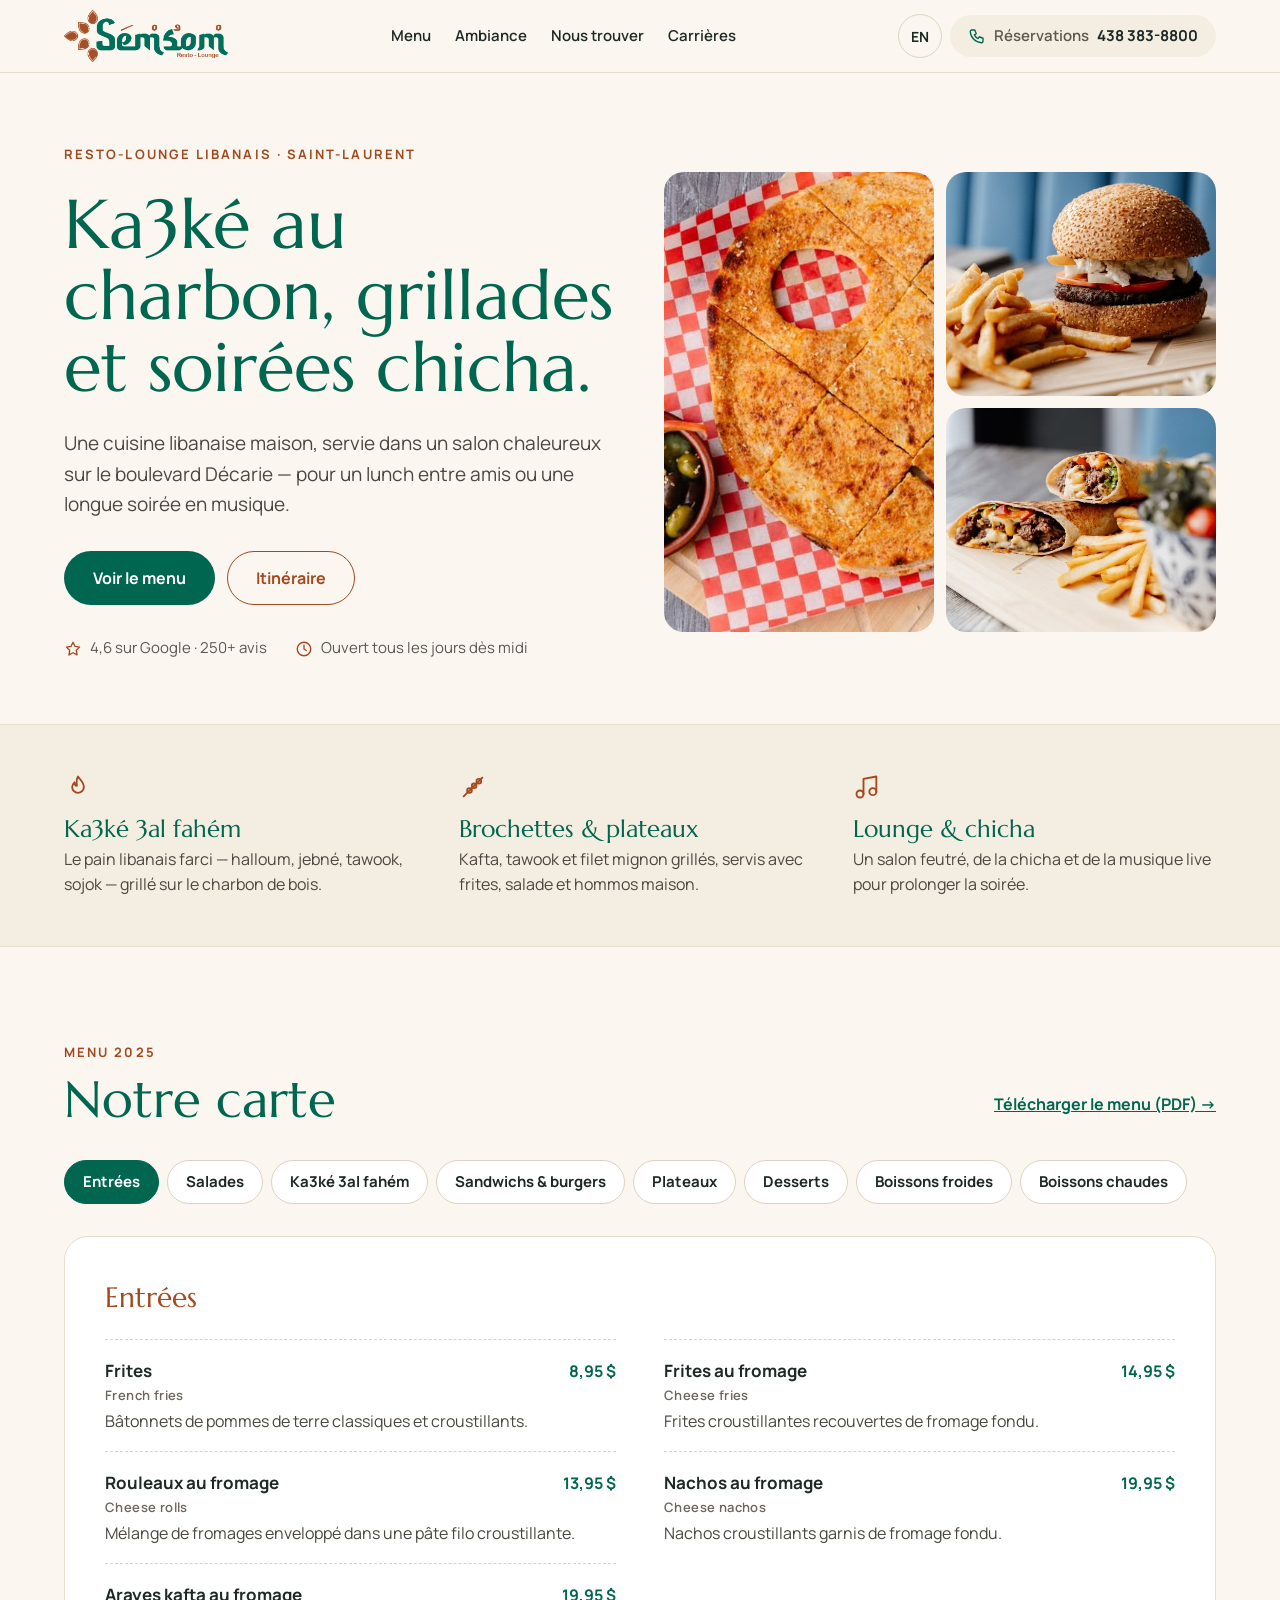
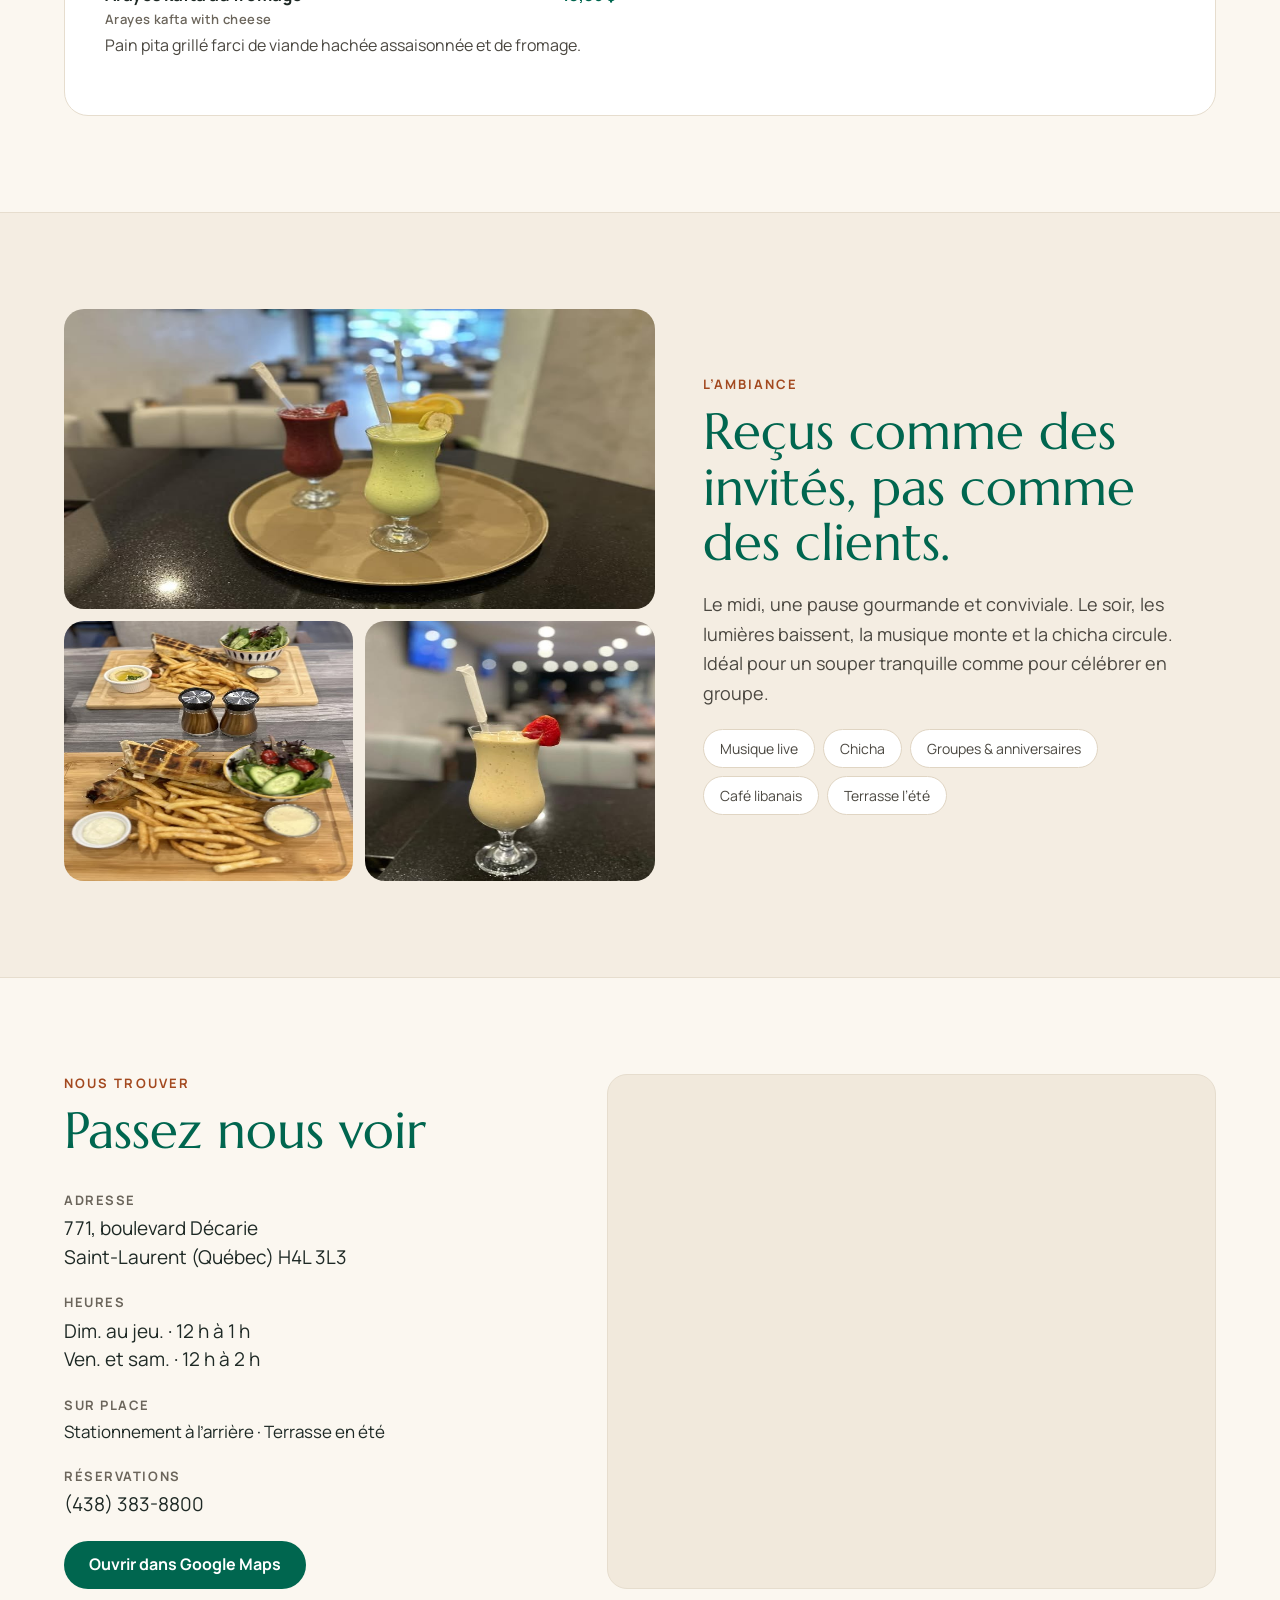
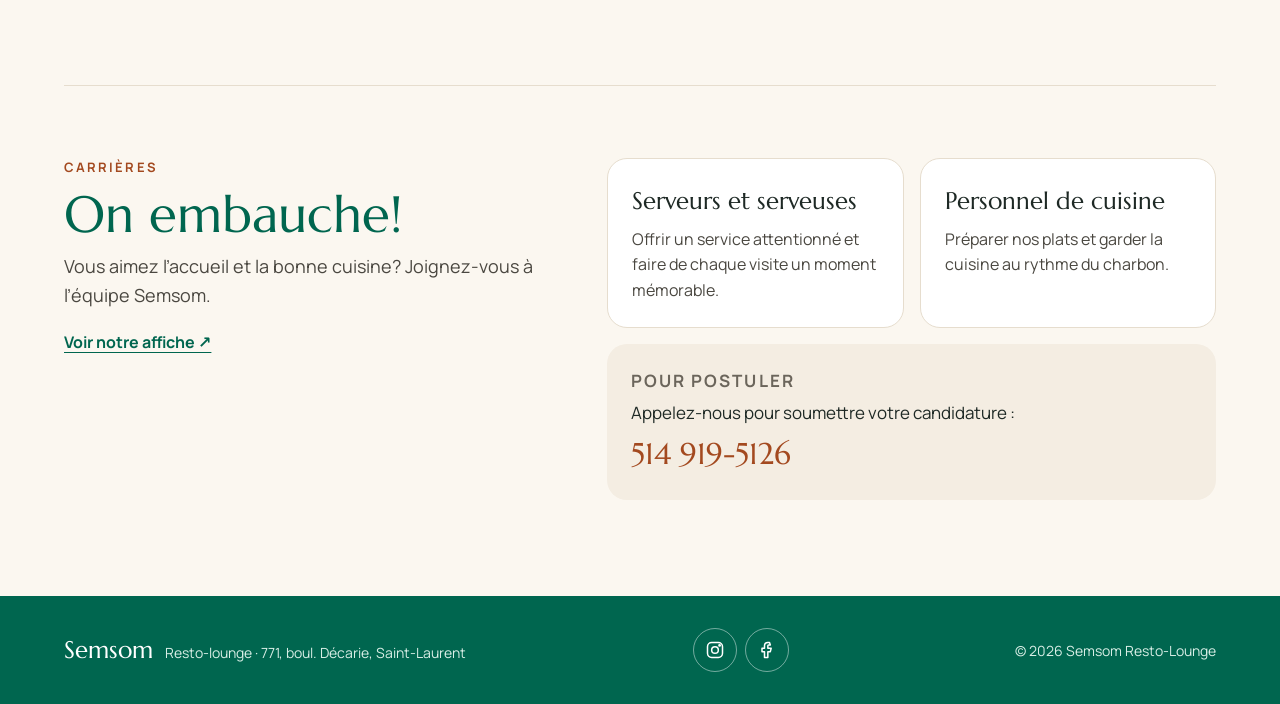
<file: index.html>
<!doctype html>
<html lang="fr-CA" class="no-js">
<head>
<meta charset="utf-8">
<meta name="viewport" content="width=device-width, initial-scale=1">
<title>Semsom Resto-Lounge — Cuisine libanaise, ka3ké au charbon et chicha | Saint-Laurent</title>
<meta name="description" content="Resto-lounge libanais sur le boulevard Décarie à Saint-Laurent : ka3ké grillé au charbon, sandwichs, plateaux grillés, chicha et musique live. Ouvert tous les jours dès midi.">
<link rel="canonical" href="https://www.semsom.ca/">
<link rel="alternate" hreflang="fr-CA" href="https://www.semsom.ca/">
<link rel="alternate" hreflang="en-CA" href="https://www.semsom.ca/en/">
<link rel="alternate" hreflang="x-default" href="https://www.semsom.ca/">
<meta name="theme-color" content="#FBF7F0">

<meta property="og:type" content="restaurant">
<meta property="og:site_name" content="Semsom Resto-Lounge">
<meta property="og:title" content="Semsom Resto-Lounge — Cuisine libanaise, ka3ké au charbon et chicha | Saint-Laurent">
<meta property="og:description" content="Resto-lounge libanais sur le boulevard Décarie à Saint-Laurent : ka3ké grillé au charbon, sandwichs, plateaux grillés, chicha et musique live. Ouvert tous les jours dès midi.">
<meta property="og:url" content="https://www.semsom.ca/">
<meta property="og:image" content="https://www.semsom.ca/images/kaake.jpg">
<meta property="og:locale" content="fr_CA">

<link rel="icon" href="images/favicon.png" type="image/png">
<link rel="apple-touch-icon" href="images/apple-touch-icon.png">

<link rel="preconnect" href="https://fonts.googleapis.com">
<link rel="preconnect" href="https://fonts.gstatic.com" crossorigin>
<link href="https://fonts.googleapis.com/css2?family=Marcellus&family=Manrope:wght@400;500;600;700&display=swap" rel="stylesheet">

<link rel="stylesheet" href="css/base.css">
<link rel="stylesheet" href="css/mobile.css" media="(max-width: 767px)">
<link rel="stylesheet" href="css/desktop.css" media="(min-width: 768px)">

<script>document.documentElement.classList.replace('no-js', 'js');</script>
<script type="application/ld+json">
{
  "@context": "https://schema.org",
  "@type": "Restaurant",
  "name": "Semsom Resto-Lounge",
  "url": "https://www.semsom.ca/",
  "image": "https://www.semsom.ca/images/kaake.jpg",
  "logo": "https://www.semsom.ca/images/logo.png",
  "telephone": "+1-438-383-8800",
  "servesCuisine": [
    "Lebanese",
    "Middle Eastern"
  ],
  "priceRange": "$$",
  "acceptsReservations": true,
  "menu": "https://www.semsom.ca/#menu",
  "address": {
    "@type": "PostalAddress",
    "streetAddress": "771 Boulevard Décarie",
    "addressLocality": "Saint-Laurent",
    "addressRegion": "QC",
    "postalCode": "H4L 3L3",
    "addressCountry": "CA"
  },
  "geo": {
    "@type": "GeoCoordinates",
    "latitude": 45.511371,
    "longitude": -73.6777845
  },
  "hasMap": "https://maps.app.goo.gl/mGwGvGKA52FhG1XZ7",
  "openingHoursSpecification": [
    {
      "@type": "OpeningHoursSpecification",
      "dayOfWeek": [
        "Sunday",
        "Monday",
        "Tuesday",
        "Wednesday",
        "Thursday"
      ],
      "opens": "12:00",
      "closes": "01:00"
    },
    {
      "@type": "OpeningHoursSpecification",
      "dayOfWeek": [
        "Friday",
        "Saturday"
      ],
      "opens": "12:00",
      "closes": "02:00"
    }
  ],
  "sameAs": [
    "https://instagram.com/semsom.mtl",
    "https://www.facebook.com/profile.php?id=100093118194242"
  ],
  "inLanguage": "fr-CA"
}
</script>
</head>
<body>
<a class="skip-link" href="#main">Aller au contenu</a>

<svg width="0" height="0" style="position:absolute" aria-hidden="true">
  <symbol id="i-phone" viewBox="0 0 24 24"><path d="M5 4h4l2 5-2.5 1.5a11 11 0 0 0 5 5L15 13l5 2v4a2 2 0 0 1-2 2A16 16 0 0 1 3 6a2 2 0 0 1 2-2z"/></symbol>
  <symbol id="i-pin" viewBox="0 0 24 24"><path d="M12 21s-7-6.2-7-11.5a7 7 0 0 1 14 0C19 14.8 12 21 12 21z"/><circle cx="12" cy="9.5" r="2.5"/></symbol>
  <symbol id="i-menu" viewBox="0 0 24 24"><path d="M4 6h16M4 12h16M4 18h10"/></symbol>
  <symbol id="i-star" viewBox="0 0 24 24"><path d="M12 3l2.7 5.6 6.1.9-4.4 4.3 1 6.1L12 17l-5.4 2.9 1-6.1-4.4-4.3 6.1-.9z"/></symbol>
  <symbol id="i-clock" viewBox="0 0 24 24"><circle cx="12" cy="12" r="9"/><path d="M12 7v5l3 2"/></symbol>
  <symbol id="i-flame" viewBox="0 0 24 24"><path d="M12 3c2 3 5 5 5 9a5 5 0 0 1-10 0c0-2 1-3 2-4 0 2 1 3 2 3 0-3-1-5 1-8z"/></symbol>
  <symbol id="i-skewer" viewBox="0 0 24 24"><path d="M4 20L20 4"/><circle cx="9" cy="15" r="2"/><circle cx="13" cy="11" r="2"/><circle cx="17" cy="7" r="2"/></symbol>
  <symbol id="i-music" viewBox="0 0 24 24"><path d="M9 18V5l11-2v13"/><circle cx="6" cy="18" r="3"/><circle cx="17" cy="16" r="3"/></symbol>
  <symbol id="i-insta" viewBox="0 0 24 24"><rect x="3" y="3" width="18" height="18" rx="5"/><circle cx="12" cy="12" r="4"/><circle cx="17.5" cy="6.5" r="0.8"/></symbol>
  <symbol id="i-fb" viewBox="0 0 24 24"><path d="M15 3h-2a4 4 0 0 0-4 4v3H6v4h3v7h4v-7h3l1-4h-4V7a1 1 0 0 1 1-1h2z"/></symbol>
</svg>

<header class="site-header">
  <div class="container header-inner">
    <a class="logo" href="./">
      <img src="images/logo.png" alt="Semsom Resto-Lounge" width="1191" height="377">
    </a>
    <nav class="nav-desktop" aria-label="Navigation principale">
      <a href="#menu">Menu</a>
      <a href="#ambiance">Ambiance</a>
      <a href="#visiter">Nous trouver</a>
      <a href="#carrieres">Carrières</a>
    </nav>
    <div class="header-actions">
      <a class="lang-btn" href="en/" hreflang="en" lang="en" aria-label="English version">EN</a>
      <p class="book-desktop"><svg class="icon" aria-hidden="true"><use href="#i-phone"/></svg>Réservations <strong>438 383-8800</strong></p>
      <a class="call-icon" href="tel:+14383838800" aria-label="Appeler pour réserver : 438 383-8800"><svg class="icon" aria-hidden="true"><use href="#i-phone"/></svg></a>
    </div>
  </div>
  <nav class="nav-chips" aria-label="Navigation principale">
    <a href="#menu">Menu</a>
    <a href="#ambiance">Ambiance</a>
    <a href="#visiter">Nous trouver</a>
    <a href="#carrieres">Carrières</a>
  </nav>
</header>

<main id="main">

  <section id="accueil" class="container hero">
    <div class="hero-text">
      <p class="eyebrow">Resto-lounge libanais · Saint-Laurent</p>
      <h1 class="display">Ka3ké au charbon, grillades et soirées chicha.</h1>
      <p class="lead">Une cuisine libanaise maison, servie dans un salon chaleureux sur le boulevard Décarie — pour un lunch entre amis ou une longue soirée en musique.</p>
      <div class="hero-actions">
        <a class="btn btn-primary" href="#menu">Voir le menu</a>
        <a class="btn btn-outline" href="https://maps.app.goo.gl/mGwGvGKA52FhG1XZ7" target="_blank" rel="noopener">Itinéraire</a>
      </div>
      <div class="hero-facts">
        <span><svg class="icon" aria-hidden="true"><use href="#i-star"/></svg>4,6 sur Google · 250+ avis</span>
        <span><svg class="icon" aria-hidden="true"><use href="#i-clock"/></svg>Ouvert tous les jours dès midi</span>
      </div>
    </div>
    <div class="hero-media">
      <img class="photo photo-main" src="images/kaake.jpg" alt="Ka3ké jebné grillé au charbon, servi avec des légumes marinés" width="526" height="617" fetchpriority="high">
      <img class="photo photo-side" src="images/burger.jpg" alt="Hamburger libanais et frites" width="526" height="617" loading="lazy">
      <img class="photo photo-side" src="images/wrap.jpg" alt="Sandwich filet mignon grillé et frites" width="526" height="617" loading="lazy">
    </div>
  </section>

  <section class="band" aria-label="Ce qui nous distingue">
    <div class="container pillars">
      <div class="pillar">
        <svg class="icon" aria-hidden="true"><use href="#i-flame"/></svg>
        <div><h2>Ka3ké 3al fahém</h2><p>Le pain libanais farci — halloum, jebné, tawook, sojok — grillé sur le charbon de bois.</p></div>
      </div>
      <div class="pillar">
        <svg class="icon" aria-hidden="true"><use href="#i-skewer"/></svg>
        <div><h2>Brochettes &amp; plateaux</h2><p>Kafta, tawook et filet mignon grillés, servis avec frites, salade et hommos maison.</p></div>
      </div>
      <div class="pillar">
        <svg class="icon" aria-hidden="true"><use href="#i-music"/></svg>
        <div><h2>Lounge &amp; chicha</h2><p>Un salon feutré, de la chicha et de la musique live pour prolonger la soirée.</p></div>
      </div>
    </div>
  </section>

  <section id="menu" class="container menu-section" aria-labelledby="menu-title">
    <div class="menu-head">
      <div class="section-head">
        <p class="eyebrow">Menu 2025</p>
        <h2 id="menu-title" class="display">Notre carte</h2>
      </div>
      <a class="menu-pdf-desktop" href="https://drive.google.com/file/d/1wjDDBHNZCXKA3j3ufpBtQRf-TrBJ_iNm/view" target="_blank" rel="noopener">Télécharger le menu (PDF) →</a>
    </div>
    <div class="tabs" role="tablist" aria-label="Catégories du menu">
      <button type="button" class="tab" role="tab" id="tab-entrees" aria-controls="panel-entrees" aria-selected="true">Entrées</button>
      <button type="button" class="tab" role="tab" id="tab-salades" aria-controls="panel-salades" aria-selected="false" tabindex="-1">Salades</button>
      <button type="button" class="tab" role="tab" id="tab-kaake" aria-controls="panel-kaake" aria-selected="false" tabindex="-1">Ka3ké 3al fahém</button>
      <button type="button" class="tab" role="tab" id="tab-sandwichs" aria-controls="panel-sandwichs" aria-selected="false" tabindex="-1">Sandwichs &amp; burgers</button>
      <button type="button" class="tab" role="tab" id="tab-plateaux" aria-controls="panel-plateaux" aria-selected="false" tabindex="-1">Plateaux</button>
      <button type="button" class="tab" role="tab" id="tab-desserts" aria-controls="panel-desserts" aria-selected="false" tabindex="-1">Desserts</button>
      <button type="button" class="tab" role="tab" id="tab-froides" aria-controls="panel-froides" aria-selected="false" tabindex="-1">Boissons froides</button>
      <button type="button" class="tab" role="tab" id="tab-chaudes" aria-controls="panel-chaudes" aria-selected="false" tabindex="-1">Boissons chaudes</button>
    </div>
    <div class="panel" role="tabpanel" id="panel-entrees" aria-labelledby="tab-entrees" tabindex="0">
      <div class="panel-head">
        <h3>Entrées</h3>
      </div>
      <ul class="items">
          <li class="item">
            <div class="item-top"><span class="item-name">Frites</span><span class="item-price">8,95 $</span></div>
            <span class="item-alt" lang="en">French fries</span>
            <p class="item-desc">Bâtonnets de pommes de terre classiques et croustillants.</p>
          </li>
          <li class="item">
            <div class="item-top"><span class="item-name">Frites au fromage</span><span class="item-price">14,95 $</span></div>
            <span class="item-alt" lang="en">Cheese fries</span>
            <p class="item-desc">Frites croustillantes recouvertes de fromage fondu.</p>
          </li>
          <li class="item">
            <div class="item-top"><span class="item-name">Rouleaux au fromage</span><span class="item-price">13,95 $</span></div>
            <span class="item-alt" lang="en">Cheese rolls</span>
            <p class="item-desc">Mélange de fromages enveloppé dans une pâte filo croustillante.</p>
          </li>
          <li class="item">
            <div class="item-top"><span class="item-name">Nachos au fromage</span><span class="item-price">19,95 $</span></div>
            <span class="item-alt" lang="en">Cheese nachos</span>
            <p class="item-desc">Nachos croustillants garnis de fromage fondu.</p>
          </li>
          <li class="item">
            <div class="item-top"><span class="item-name">Arayes kafta au fromage</span><span class="item-price">19,95 $</span></div>
            <span class="item-alt" lang="en">Arayes kafta with cheese</span>
            <p class="item-desc">Pain pita grillé farci de viande hachée assaisonnée et de fromage.</p>
          </li>
      </ul>
    </div>
    <div class="panel" role="tabpanel" id="panel-salades" aria-labelledby="tab-salades" tabindex="0">
      <div class="panel-head">
        <h3>Salades</h3>
      </div>
      <ul class="items">
          <li class="item">
            <div class="item-top"><span class="item-name">Salade César au poulet</span><span class="item-price">18,95 $</span></div>
            <span class="item-alt" lang="en">Chicken Caesar salad</span>
            <p class="item-desc">Laitue romaine, poulet grillé, parmesan et vinaigrette César.</p>
          </li>
          <li class="item">
            <div class="item-top"><span class="item-name">Salade verte mixte</span><span class="item-price">16,95 $</span></div>
            <span class="item-alt" lang="en">Mixed green salad</span>
            <p class="item-desc">Mélange de verdures, sauce moutarde et citron.</p>
          </li>
          <li class="item">
            <div class="item-top"><span class="item-name">Salade de steak</span><span class="item-price">22,95 $</span></div>
            <span class="item-alt" lang="en">Steak salad</span>
            <p class="item-desc">Fines tranches de steak grillé sur roquette, vinaigrette balsamique.</p>
          </li>
      </ul>
    </div>
    <div class="panel" role="tabpanel" id="panel-kaake" aria-labelledby="tab-kaake" tabindex="0">
      <div class="panel-head">
        <h3>Ka3ké 3al fahém</h3>
        <p class="panel-note">Pain ka3ké libanais authentique, farci et grillé sur le charbon de bois.</p>
      </div>
      <ul class="items">
          <li class="item">
            <div class="item-top"><span class="item-name">Ka3két jebné</span><span class="item-price">18,95 $</span></div>
            <span class="item-alt" lang="en">Cheese ka3ké</span>
            <p class="item-desc">Notre mélange spécial de fromages.</p>
          </li>
          <li class="item">
            <div class="item-top"><span class="item-name">Ka3két halloum</span><span class="item-price">20,95 $</span></div>
            <span class="item-alt" lang="en">Halloumi ka3ké</span>
            <p class="item-desc">Notre fromage halloumi spécial.</p>
          </li>
          <li class="item">
            <div class="item-top"><span class="item-name">Ka3két picon w zaatar</span><span class="item-price">16,95 $</span></div>
            <span class="item-alt" lang="en">Picon &amp; zaatar ka3ké</span>
            <p class="item-desc">Fromage à tartiner et zaatar.</p>
          </li>
          <li class="item">
            <div class="item-top"><span class="item-name">Ka3két tawook &amp; jebné</span><span class="item-price">24,99 $</span></div>
            <span class="item-alt" lang="en">Tawook &amp; cheese ka3ké</span>
            <p class="item-desc">Tawook, fromage, laitue romaine, sauce à l’ail et cornichons.</p>
          </li>
          <li class="item">
            <div class="item-top"><span class="item-name">Ka3két kafta &amp; jebné</span><span class="item-price">24,99 $</span></div>
            <span class="item-alt" lang="en">Kafta &amp; cheese ka3ké</span>
            <p class="item-desc">Kafta, fromage, tomate, mayonnaise et cornichons.</p>
          </li>
          <li class="item">
            <div class="item-top"><span class="item-name">Ka3két sojok &amp; jebné</span><span class="item-price">24,99 $</span></div>
            <span class="item-alt" lang="en">Sojok &amp; cheese ka3ké</span>
            <p class="item-desc">Sojok, fromage, tomate, mayonnaise et cornichons.</p>
          </li>
      </ul>
    </div>
    <div class="panel" role="tabpanel" id="panel-sandwichs" aria-labelledby="tab-sandwichs" tabindex="0">
      <div class="panel-head">
        <h3>Sandwichs &amp; burgers</h3>
        <p class="panel-note">Servis avec frites et salade. Mélasse de grenade offerte sur demande.</p>
      </div>
      <ul class="items">
          <li class="item">
            <div class="item-top"><span class="item-name">Sandwich kafta</span><span class="item-price">19,95 $</span></div>
            <span class="item-alt" lang="en">Kafta sandwich</span>
            <p class="item-desc">Pain pita grillé garni de viande hachée assaisonnée.</p>
          </li>
          <li class="item">
            <div class="item-top"><span class="item-name">Sandwich tawook</span><span class="item-price">20,95 $</span></div>
            <span class="item-alt" lang="en">Tawook sandwich</span>
            <p class="item-desc">Blanc de poulet mariné et grillé dans un pain pita.</p>
          </li>
          <li class="item">
            <div class="item-top"><span class="item-name">Sandwich filet mignon</span><span class="item-price">22,95 $</span></div>
            <span class="item-alt" lang="en">Filet mignon sandwich</span>
            <p class="item-desc">Fines tranches de viande grillée.</p>
          </li>
          <li class="item">
            <div class="item-top"><span class="item-name">Hamburger libanais</span><span class="item-price">21,95 $</span></div>
            <span class="item-alt" lang="en">Lebanese hamburger</span>
            <p class="item-desc">Steak haché juteux aux saveurs du Moyen-Orient.</p>
          </li>
          <li class="item">
            <div class="item-top"><span class="item-name">Burger au poulet grillé</span><span class="item-price">20,95 $</span></div>
            <span class="item-alt" lang="en">Grilled chicken burger</span>
            <p class="item-desc">Poitrine de poulet grillée dans un pain moelleux.</p>
          </li>
          <li class="item">
            <div class="item-top"><span class="item-name">Sandwich sojouk</span><span class="item-price">17,95 $</span></div>
            <span class="item-alt" lang="en">Sojok sandwich</span>
            <p class="item-desc">Saucisse sojouk grillée, mayonnaise, tomate et cornichons.</p>
          </li>
          <li class="item">
            <div class="item-top"><span class="item-name">Sandwich makanek</span><span class="item-price">17,95 $</span></div>
            <span class="item-alt" lang="en">Makanek sandwich</span>
            <p class="item-desc">Saucisse makanek grillée, hommos, tomate et cornichons.</p>
          </li>
      </ul>
    </div>
    <div class="panel" role="tabpanel" id="panel-plateaux" aria-labelledby="tab-plateaux" tabindex="0">
      <div class="panel-head">
        <h3>Plateaux</h3>
        <p class="panel-note">Servis avec frites, salade et, au choix, hommos ou sauce à l’ail.</p>
      </div>
      <ul class="items">
          <li class="item">
            <div class="item-top"><span class="item-name">Plat kafta</span><span class="item-price">25,95 $</span></div>
            <span class="item-alt" lang="en">Kafta platter</span>
            <p class="item-desc">Viande hachée assaisonnée grillée, légumes grillés.</p>
          </li>
          <li class="item">
            <div class="item-top"><span class="item-name">Plat tawook</span><span class="item-price">26,95 $</span></div>
            <span class="item-alt" lang="en">Tawook platter</span>
            <p class="item-desc">Brochettes de poulet marinées et grillées.</p>
          </li>
          <li class="item">
            <div class="item-top"><span class="item-name">Plat de viande</span><span class="item-price">28,95 $</span></div>
            <span class="item-alt" lang="en">Meat platter</span>
            <p class="item-desc">Assortiment de viandes grillées et accompagnements.</p>
          </li>
          <li class="item">
            <div class="item-top"><span class="item-name">Plat grillé mixte</span><span class="item-price">34,95 $</span></div>
            <span class="item-alt" lang="en">Mixed grill platter</span>
            <p class="item-desc">Une variété de viandes grillées et de saveurs.</p>
          </li>
          <li class="item">
            <div class="item-top"><span class="item-name">Brochette de viande</span><span class="item-price">12,95 $</span></div>
            <span class="item-alt" lang="en">Meat skewer</span>
            <p class="item-desc">Supplément.</p>
          </li>
          <li class="item">
            <div class="item-top"><span class="item-name">Brochette tawook ou kafta</span><span class="item-price">10,95 $</span></div>
            <span class="item-alt" lang="en">Tawook or kafta skewer</span>
            <p class="item-desc">Supplément.</p>
          </li>
          <li class="item">
            <div class="item-top"><span class="item-name">Trempette hommos</span><span class="item-price">3,95 $</span></div>
            <span class="item-alt" lang="en">Hommos dip</span>
            <p class="item-desc">Supplément.</p>
          </li>
          <li class="item">
            <div class="item-top"><span class="item-name">Trempette à l’ail ou sauce piquante</span><span class="item-price">2,95 $</span></div>
            <span class="item-alt" lang="en">Garlic or chili dip</span>
            <p class="item-desc">Supplément.</p>
          </li>
      </ul>
    </div>
    <div class="panel" role="tabpanel" id="panel-desserts" aria-labelledby="tab-desserts" tabindex="0">
      <div class="panel-head">
        <h3>Desserts</h3>
      </div>
      <ul class="items">
          <li class="item">
            <div class="item-top"><span class="item-name">Tiramisu de grand-mère</span><span class="item-price">11,95 $</span></div>
            <span class="item-alt" lang="en">Grandma’s homemade tiramisu</span>
            <p class="item-desc">Tiramisu classique fait maison.</p>
          </li>
          <li class="item">
            <div class="item-top"><span class="item-name">Ka3két choco Semsom</span><span class="item-price">20,95 $</span></div>
            <span class="item-alt" lang="en">Choco ka3ké Semsom</span>
            <p class="item-desc">Ashta, Nutella et banane.</p>
          </li>
          <li class="item">
            <div class="item-top"><span class="item-name">Crêpe Nutella</span><span class="item-price">15,95 $</span></div>
            <span class="item-alt" lang="en">Nutella crêpe</span>
            <p class="item-desc">Crêpe garnie de Nutella.</p>
          </li>
          <li class="item">
            <div class="item-top"><span class="item-name">Crêpe Semsom</span><span class="item-price">19,95 $</span></div>
            <span class="item-alt" lang="en">Semsom crêpe</span>
            <p class="item-desc">Notre crêpe, avec une touche Semsom.</p>
          </li>
      </ul>
    </div>
    <div class="panel" role="tabpanel" id="panel-froides" aria-labelledby="tab-froides" tabindex="0">
      <div class="panel-head">
        <h3>Boissons froides</h3>
      </div>
      <ul class="items">
          <li class="item">
            <div class="item-top"><span class="item-name">Fusion de baies</span><span class="item-price">13,95 $</span></div>
            <span class="item-alt" lang="en">Berrylicious fusion</span>
            <p class="item-desc">Mélange de baies.</p>
          </li>
          <li class="item">
            <div class="item-top"><span class="item-name">Délice crémeux à l’avocat</span><span class="item-price">16,95 $</span></div>
            <span class="item-alt" lang="en">Creamy avocado delight</span>
            <p class="item-desc">Boisson onctueuse à base d’avocat.</p>
          </li>
          <li class="item">
            <div class="item-top"><span class="item-name">Rêve choco-avocat</span><span class="item-price">18,95 $</span></div>
            <span class="item-alt" lang="en">Choco avocado dream</span>
            <p class="item-desc">Chocolat et avocat.</p>
          </li>
          <li class="item">
            <div class="item-top"><span class="item-name">Milkshake classique, chocolat ou fraise</span><span class="item-price">13,95 $</span></div>
            <span class="item-alt" lang="en">Classic, chocolate or strawberry milkshake</span>
            <p class="item-desc">Au choix.</p>
          </li>
          <li class="item">
            <div class="item-top"><span class="item-name">Smoothie à la mangue</span><span class="item-price">13,95 $</span></div>
            <span class="item-alt" lang="en">Mango smoothie</span>
            <p class="item-desc">Smoothie classique à la mangue.</p>
          </li>
          <li class="item">
            <div class="item-top"><span class="item-name">Red Bull / Red Bull léger</span><span class="item-price">5,95 $</span></div>
            <span class="item-alt" lang="en">Red Bull / Red Bull Light</span>
          </li>
          <li class="item">
            <div class="item-top"><span class="item-name">Boissons gazeuses</span><span class="item-price">4,95 $</span></div>
            <span class="item-alt" lang="en">Soft drinks</span>
          </li>
          <li class="item">
            <div class="item-top"><span class="item-name">Eau plate</span><span class="item-price">3,45 $</span></div>
            <span class="item-alt" lang="en">Still water</span>
          </li>
          <li class="item">
            <div class="item-top"><span class="item-name">Eau pétillante</span><span class="item-price">5,95 $</span></div>
            <span class="item-alt" lang="en">Sparkling water</span>
          </li>
      </ul>
    </div>
    <div class="panel" role="tabpanel" id="panel-chaudes" aria-labelledby="tab-chaudes" tabindex="0">
      <div class="panel-head">
        <h3>Boissons chaudes</h3>
      </div>
      <ul class="items">
          <li class="item">
            <div class="item-top"><span class="item-name">Café libanais traditionnel</span><span class="item-price">8,95 $</span></div>
            <span class="item-alt" lang="en">Traditional Lebanese coffee</span>
            <p class="item-desc">Parfumé et robuste, préparé à la manière libanaise. Pour 2 personnes.</p>
          </li>
          <li class="item">
            <div class="item-top"><span class="item-name">Espresso solo</span><span class="item-price">3,95 $</span></div>
            <span class="item-alt" lang="en">Solo espresso</span>
          </li>
          <li class="item">
            <div class="item-top"><span class="item-name">Espresso doppio</span><span class="item-price">5,95 $</span></div>
            <span class="item-alt" lang="en">Doppio espresso</span>
          </li>
          <li class="item">
            <div class="item-top"><span class="item-name">Macchiato</span><span class="item-price">4,95 $</span></div>
            <span class="item-alt" lang="en">Macchiato</span>
          </li>
          <li class="item">
            <div class="item-top"><span class="item-name">Americano classique</span><span class="item-price">5,95 $</span></div>
            <span class="item-alt" lang="en">Classic americano</span>
          </li>
          <li class="item">
            <div class="item-top"><span class="item-name">Cappuccino crémeux</span><span class="item-price">6,95 $</span></div>
            <span class="item-alt" lang="en">Creamy cappuccino</span>
          </li>
          <li class="item">
            <div class="item-top"><span class="item-name">Café au lait deluxe</span><span class="item-price">7,95 $</span></div>
            <span class="item-alt" lang="en">Caffe latte deluxe</span>
          </li>
          <li class="item">
            <div class="item-top"><span class="item-name">Chocolat chaud décadent</span><span class="item-price">5,95 $</span></div>
            <span class="item-alt" lang="en">Decadent hot chocolate</span>
          </li>
          <li class="item">
            <div class="item-top"><span class="item-name">Sélection de thés</span><span class="item-price">dès 4,95 $</span></div>
            <span class="item-alt" lang="en">Tea selection</span>
            <p class="item-desc">Tasse 4,95 $ · Théière 9,95 $</p>
          </li>
          <li class="item">
            <div class="item-top"><span class="item-name">Maté énergisant</span><span class="item-price">13,95 $</span></div>
            <span class="item-alt" lang="en">Energizing maté</span>
            <p class="item-desc">Infusion de yerba maté.</p>
          </li>
      </ul>
    </div>
    <a class="btn btn-ghost menu-pdf-mobile" href="https://drive.google.com/file/d/1wjDDBHNZCXKA3j3ufpBtQRf-TrBJ_iNm/view" target="_blank" rel="noopener">Télécharger le menu (PDF)</a>
  </section>

  <section id="ambiance" class="band">
    <div class="container ambiance">
      <div class="ambiance-text">
        <div class="section-head">
          <p class="eyebrow">L’ambiance</p>
          <h2 class="display">Reçus comme des invités, pas comme des clients.</h2>
        </div>
        <p class="lead">Le midi, une pause gourmande et conviviale. Le soir, les lumières baissent, la musique monte et la chicha circule. Idéal pour un souper tranquille comme pour célébrer en groupe.</p>
        <ul class="chips">
          <li>Musique live</li>
          <li>Chicha</li>
          <li>Groupes &amp; anniversaires</li>
          <li>Café libanais</li>
          <li>Terrasse l’été</li>
        </ul>
      </div>
      <div class="amb-media">
        <img class="wide" src="images/smoothies.jpg" alt="Smoothies aux baies et à l’avocat servis dans le salon" width="720" height="540" loading="lazy">
        <img class="tall" src="images/sandwichs.jpg" alt="Sandwichs grillés servis avec frites, salade et hommos" width="526" height="762" loading="lazy">
        <img class="tall" src="images/avocat.jpg" alt="Délice crémeux à l’avocat garni d’une fraise" width="510" height="590" loading="lazy">
      </div>
    </div>
  </section>

  <section id="visiter" class="container visit" aria-labelledby="visit-title">
    <div class="visit-main">
      <div class="section-head">
        <p class="eyebrow">Nous trouver</p>
        <h2 id="visit-title" class="display">Passez nous voir</h2>
      </div>
      <div class="visit-info">
        <div class="info-block">
          <h3 class="label">Adresse</h3>
          <p>771, boulevard Décarie<br>Saint-Laurent (Québec) H4L 3L3</p>
        </div>
        <div class="info-block">
          <h3 class="label">Heures</h3>
          <p>Dim. au jeu. · 12 h à 1 h<br>Ven. et sam. · 12 h à 2 h</p>
        </div>
        <div class="info-block">
          <h3 class="label">Sur place</h3>
          <p class="small">Stationnement à l’arrière · Terrasse en été</p>
        </div>
        <div class="info-block">
          <h3 class="label">Réservations</h3>
          <p><a class="tel-plain" href="tel:+14383838800">(438) 383-8800</a></p>
        </div>
        <a class="btn btn-primary" href="https://maps.app.goo.gl/mGwGvGKA52FhG1XZ7" target="_blank" rel="noopener">Ouvrir dans Google Maps</a>
      </div>
    </div>
    <div class="map-wrap">
      <iframe class="map" title="Carte : Semsom-resto lounge, 771 boulevard Décarie" src="https://www.google.com/maps/embed?pb=!1m18!1m12!1m3!1d2795.9357990766325!2d-73.6777845!3d45.511371!2m3!1f0!2f0!3f0!3m2!1i1024!2i768!4f13.1!3m3!1m2!1s0x4cc9191db03fa18b%3A0x528955023f7f44bf!2sSemsom-resto%20lounge%20mtl!5e0!3m2!1sfr!2sca!4v1793209458309!5m2!1sfr!2sca" loading="lazy" referrerpolicy="strict-origin-when-cross-origin" allowfullscreen></iframe>
    </div>
  </section>

  <section id="carrieres" class="container careers" aria-labelledby="careers-title">
    <div class="careers-inner">
      <div class="careers-title section-head">
        <p class="eyebrow">Carrières</p>
        <h2 id="careers-title" class="display">On embauche!</h2>
        <p class="lead">Vous aimez l’accueil et la bonne cuisine? Joignez-vous à l’équipe Semsom.</p>
        <a class="poster-text-link" href="images/affiche-embauche.jpg" target="_blank" rel="noopener">Voir notre affiche ↗</a>
      </div>
      <div class="careers-body">
        <div class="jobs">
          <div class="card"><h3>Serveurs et serveuses</h3><p>Offrir un service attentionné et faire de chaque visite un moment mémorable.</p></div>
          <div class="card"><h3>Personnel de cuisine</h3><p>Préparer nos plats et garder la cuisine au rythme du charbon.</p></div>
        </div>
        <div class="apply">
          <p class="label">Pour postuler</p>
          <p>Appelez-nous pour soumettre votre candidature :</p>
          <a class="phone-big" href="tel:+15149195126">514 919-5126</a>
        </div>
      </div>
    </div>
  </section>

</main>

<footer class="site-footer">
  <div class="container footer-inner">
    <div class="footer-brand">
      <strong>Semsom</strong>
      <span>Resto-lounge · 771, boul. Décarie, Saint-Laurent</span>
    </div>
    <div class="socials">
      <a href="https://instagram.com/semsom.mtl" target="_blank" rel="noopener" aria-label="Instagram @semsom.mtl"><svg class="icon" aria-hidden="true"><use href="#i-insta"/></svg></a>
      <a href="https://www.facebook.com/profile.php?id=100093118194242" target="_blank" rel="noopener" aria-label="Facebook Semsom Resto-Lounge"><svg class="icon" aria-hidden="true"><use href="#i-fb"/></svg></a>
    </div>
    <p class="footer-copy">© 2026 Semsom Resto-Lounge</p>
  </div>
</footer>

<nav class="action-bar" aria-label="Actions rapides">
  <a class="primary" href="tel:+14383838800"><svg class="icon" aria-hidden="true"><use href="#i-phone"/></svg>Réserver</a>
  <a href="https://maps.app.goo.gl/mGwGvGKA52FhG1XZ7" target="_blank" rel="noopener"><svg class="icon" aria-hidden="true"><use href="#i-pin"/></svg>Itinéraire</a>
  <a href="#menu"><svg class="icon" aria-hidden="true"><use href="#i-menu"/></svg>Menu</a>
</nav>

<script src="js/main.js" defer></script>
</body>
</html>
</file>
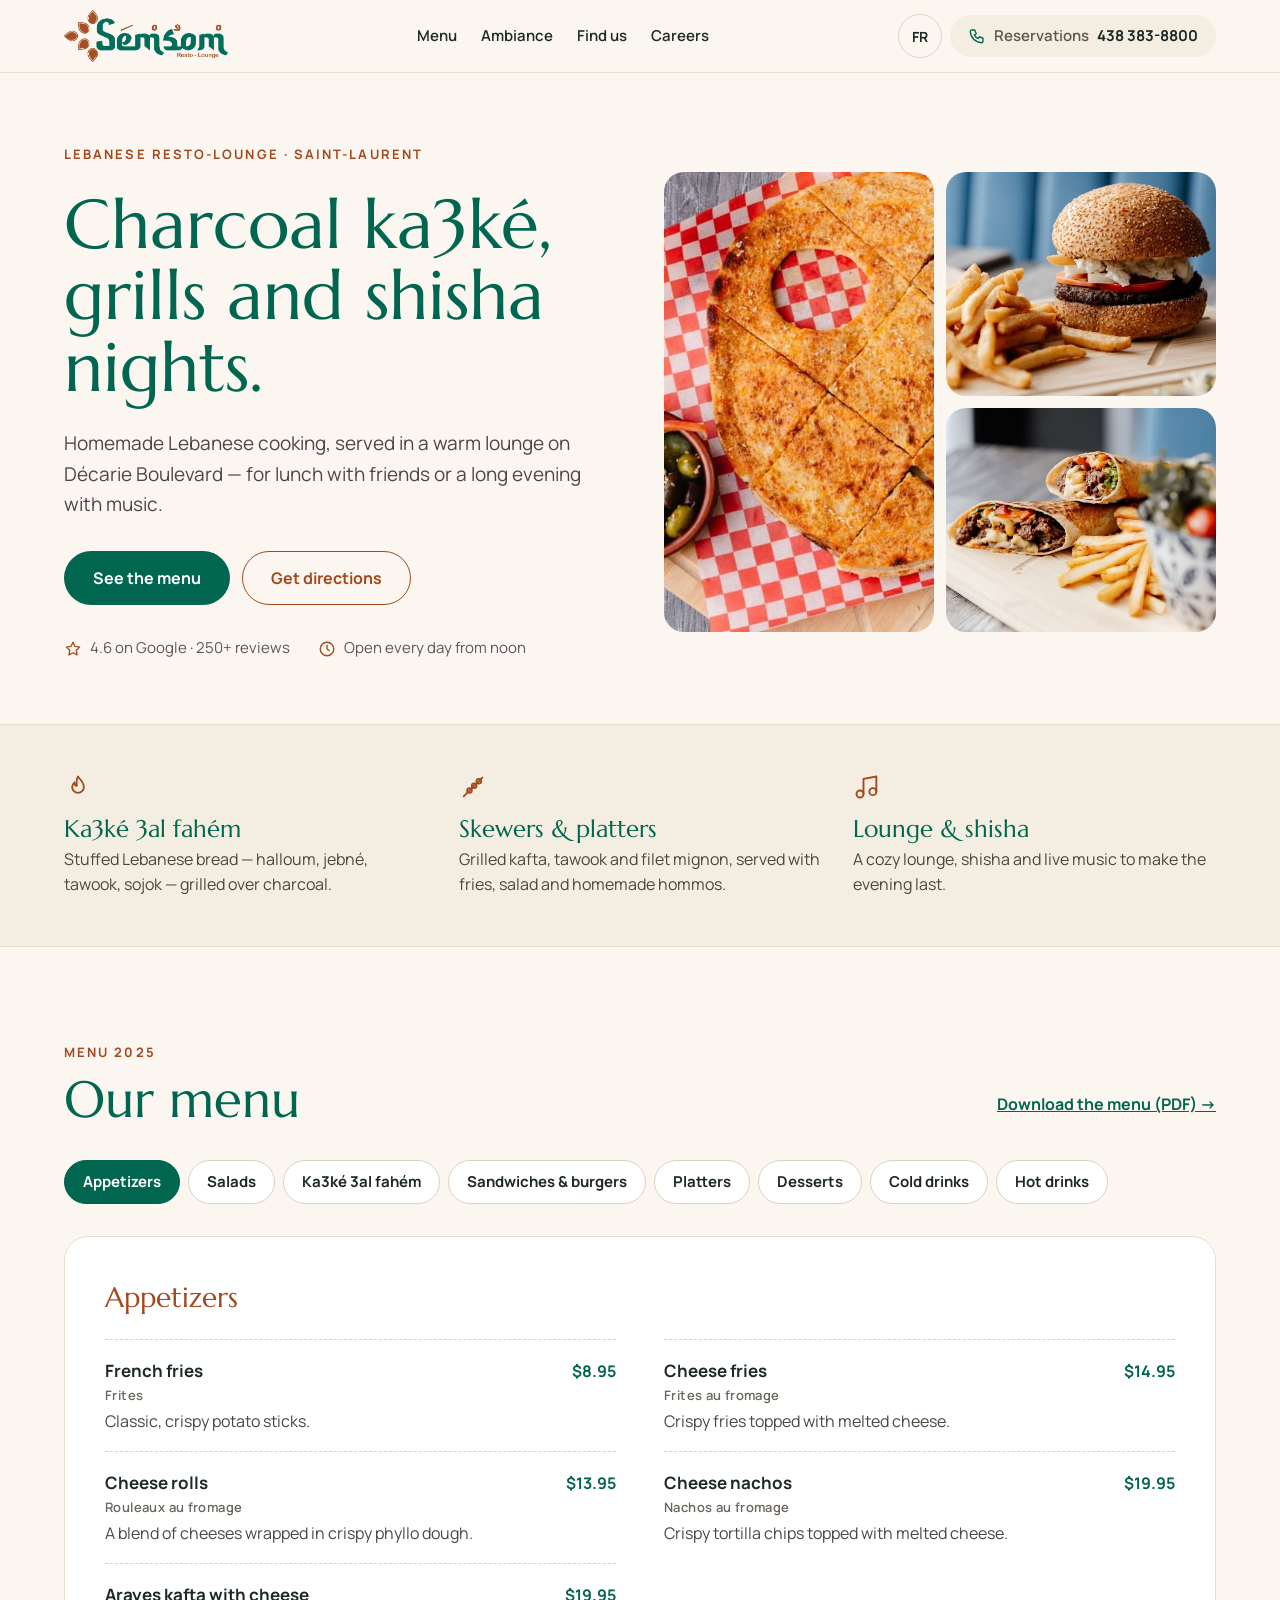
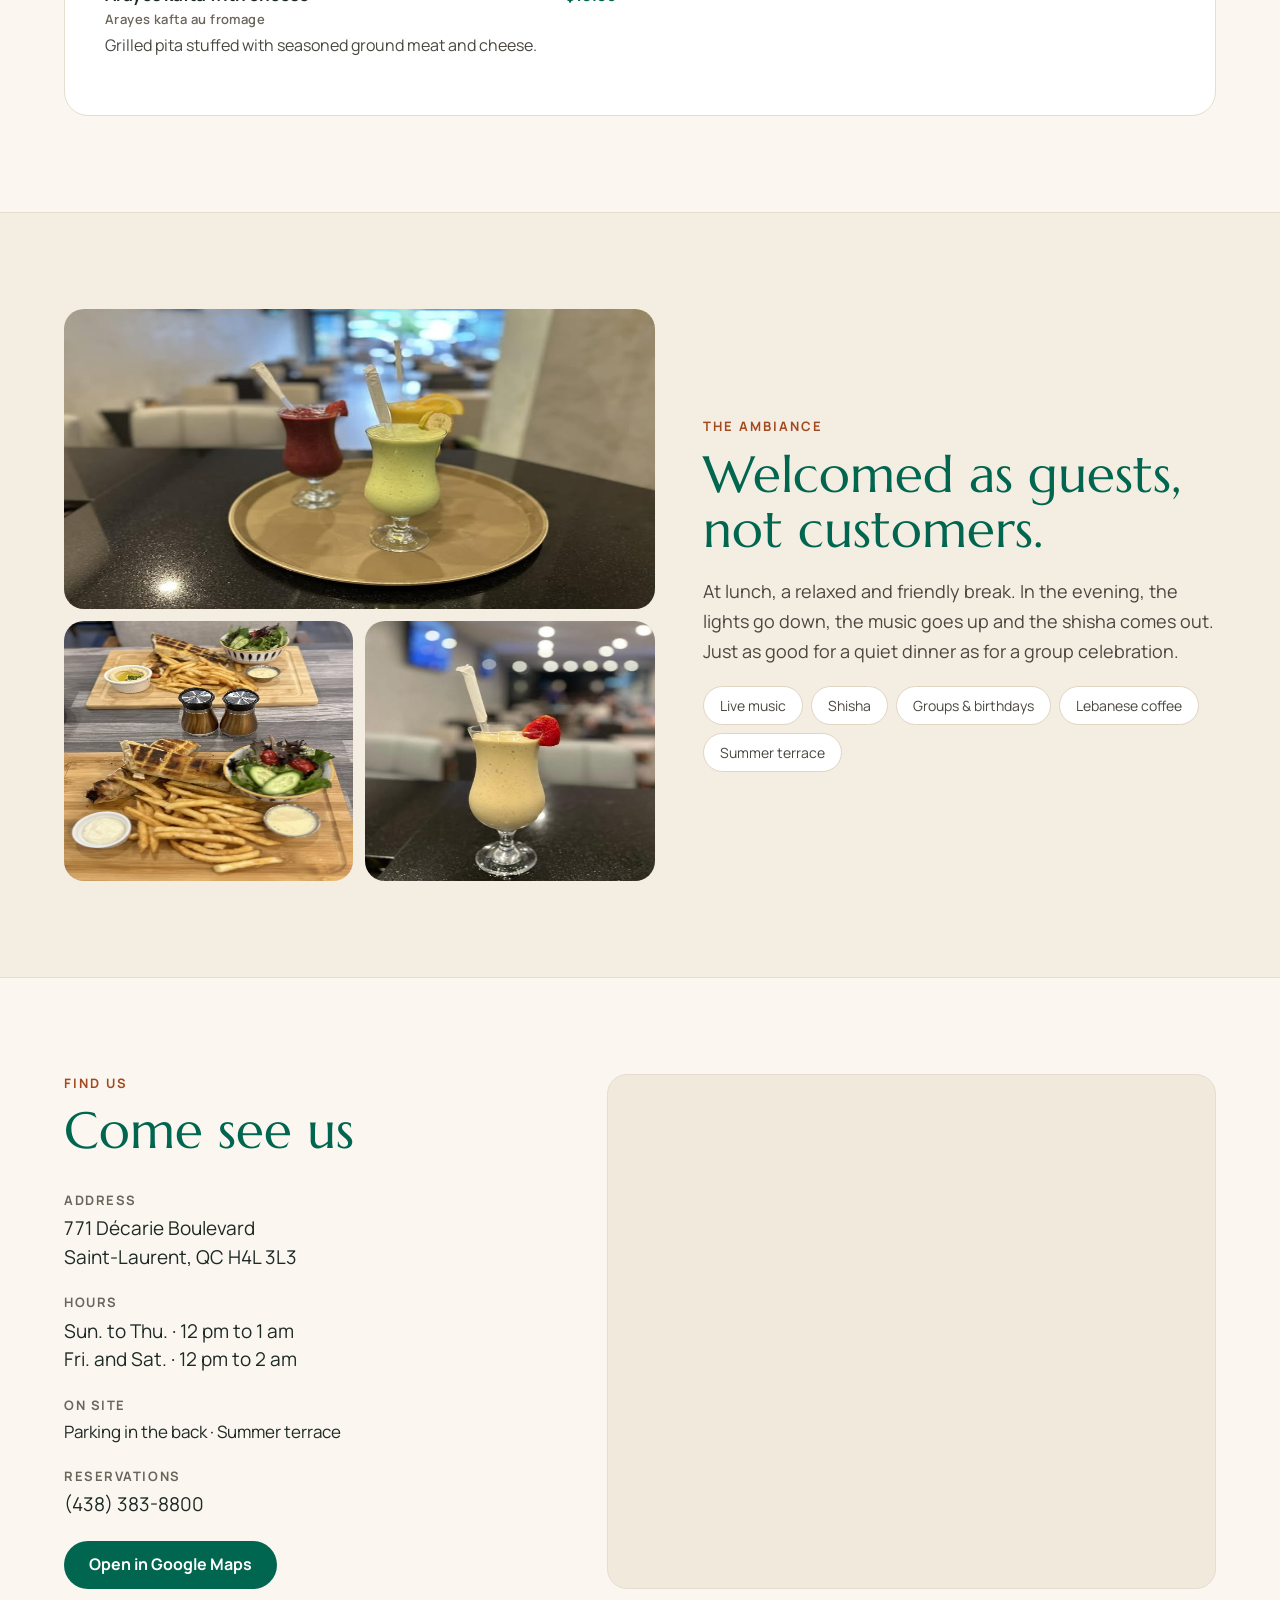
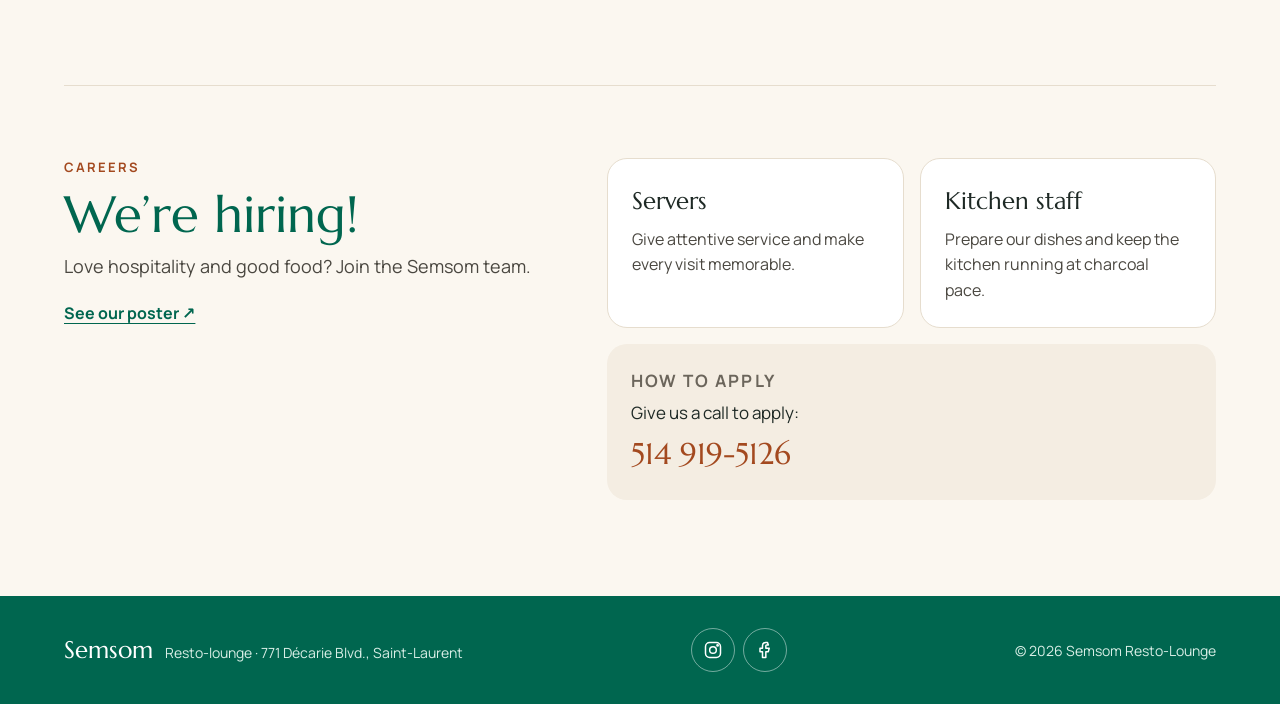
<file: en/index.html>
<!doctype html>
<html lang="en-CA" class="no-js">
<head>
<meta charset="utf-8">
<meta name="viewport" content="width=device-width, initial-scale=1">
<title>Semsom Resto-Lounge — Lebanese food, charcoal ka3ké and shisha | Saint-Laurent</title>
<meta name="description" content="Lebanese resto-lounge on Décarie Boulevard in Saint-Laurent, Montreal: charcoal-grilled ka3ké, sandwiches, grill platters, shisha and live music. Open every day from noon.">
<link rel="canonical" href="https://www.semsom.ca/en/">
<link rel="alternate" hreflang="fr-CA" href="https://www.semsom.ca/">
<link rel="alternate" hreflang="en-CA" href="https://www.semsom.ca/en/">
<link rel="alternate" hreflang="x-default" href="https://www.semsom.ca/">
<meta name="theme-color" content="#FBF7F0">

<meta property="og:type" content="restaurant">
<meta property="og:site_name" content="Semsom Resto-Lounge">
<meta property="og:title" content="Semsom Resto-Lounge — Lebanese food, charcoal ka3ké and shisha | Saint-Laurent">
<meta property="og:description" content="Lebanese resto-lounge on Décarie Boulevard in Saint-Laurent, Montreal: charcoal-grilled ka3ké, sandwiches, grill platters, shisha and live music. Open every day from noon.">
<meta property="og:url" content="https://www.semsom.ca/en/">
<meta property="og:image" content="https://www.semsom.ca/images/kaake.jpg">
<meta property="og:locale" content="en_CA">

<link rel="icon" href="../images/favicon.png" type="image/png">
<link rel="apple-touch-icon" href="../images/apple-touch-icon.png">

<link rel="preconnect" href="https://fonts.googleapis.com">
<link rel="preconnect" href="https://fonts.gstatic.com" crossorigin>
<link href="https://fonts.googleapis.com/css2?family=Marcellus&family=Manrope:wght@400;500;600;700&display=swap" rel="stylesheet">

<link rel="stylesheet" href="../css/base.css">
<link rel="stylesheet" href="../css/mobile.css" media="(max-width: 767px)">
<link rel="stylesheet" href="../css/desktop.css" media="(min-width: 768px)">

<script>document.documentElement.classList.replace('no-js', 'js');</script>
<script type="application/ld+json">
{
  "@context": "https://schema.org",
  "@type": "Restaurant",
  "name": "Semsom Resto-Lounge",
  "url": "https://www.semsom.ca/en/",
  "image": "https://www.semsom.ca/images/kaake.jpg",
  "logo": "https://www.semsom.ca/images/logo.png",
  "telephone": "+1-438-383-8800",
  "servesCuisine": [
    "Lebanese",
    "Middle Eastern"
  ],
  "priceRange": "$$",
  "acceptsReservations": true,
  "menu": "https://www.semsom.ca/en/#menu",
  "address": {
    "@type": "PostalAddress",
    "streetAddress": "771 Boulevard Décarie",
    "addressLocality": "Saint-Laurent",
    "addressRegion": "QC",
    "postalCode": "H4L 3L3",
    "addressCountry": "CA"
  },
  "geo": {
    "@type": "GeoCoordinates",
    "latitude": 45.511371,
    "longitude": -73.6777845
  },
  "hasMap": "https://maps.app.goo.gl/mGwGvGKA52FhG1XZ7",
  "openingHoursSpecification": [
    {
      "@type": "OpeningHoursSpecification",
      "dayOfWeek": [
        "Sunday",
        "Monday",
        "Tuesday",
        "Wednesday",
        "Thursday"
      ],
      "opens": "12:00",
      "closes": "01:00"
    },
    {
      "@type": "OpeningHoursSpecification",
      "dayOfWeek": [
        "Friday",
        "Saturday"
      ],
      "opens": "12:00",
      "closes": "02:00"
    }
  ],
  "sameAs": [
    "https://instagram.com/semsom.mtl",
    "https://www.facebook.com/profile.php?id=100093118194242"
  ],
  "inLanguage": "en-CA"
}
</script>
</head>
<body>
<a class="skip-link" href="#main">Skip to content</a>

<svg width="0" height="0" style="position:absolute" aria-hidden="true">
  <symbol id="i-phone" viewBox="0 0 24 24"><path d="M5 4h4l2 5-2.5 1.5a11 11 0 0 0 5 5L15 13l5 2v4a2 2 0 0 1-2 2A16 16 0 0 1 3 6a2 2 0 0 1 2-2z"/></symbol>
  <symbol id="i-pin" viewBox="0 0 24 24"><path d="M12 21s-7-6.2-7-11.5a7 7 0 0 1 14 0C19 14.8 12 21 12 21z"/><circle cx="12" cy="9.5" r="2.5"/></symbol>
  <symbol id="i-menu" viewBox="0 0 24 24"><path d="M4 6h16M4 12h16M4 18h10"/></symbol>
  <symbol id="i-star" viewBox="0 0 24 24"><path d="M12 3l2.7 5.6 6.1.9-4.4 4.3 1 6.1L12 17l-5.4 2.9 1-6.1-4.4-4.3 6.1-.9z"/></symbol>
  <symbol id="i-clock" viewBox="0 0 24 24"><circle cx="12" cy="12" r="9"/><path d="M12 7v5l3 2"/></symbol>
  <symbol id="i-flame" viewBox="0 0 24 24"><path d="M12 3c2 3 5 5 5 9a5 5 0 0 1-10 0c0-2 1-3 2-4 0 2 1 3 2 3 0-3-1-5 1-8z"/></symbol>
  <symbol id="i-skewer" viewBox="0 0 24 24"><path d="M4 20L20 4"/><circle cx="9" cy="15" r="2"/><circle cx="13" cy="11" r="2"/><circle cx="17" cy="7" r="2"/></symbol>
  <symbol id="i-music" viewBox="0 0 24 24"><path d="M9 18V5l11-2v13"/><circle cx="6" cy="18" r="3"/><circle cx="17" cy="16" r="3"/></symbol>
  <symbol id="i-insta" viewBox="0 0 24 24"><rect x="3" y="3" width="18" height="18" rx="5"/><circle cx="12" cy="12" r="4"/><circle cx="17.5" cy="6.5" r="0.8"/></symbol>
  <symbol id="i-fb" viewBox="0 0 24 24"><path d="M15 3h-2a4 4 0 0 0-4 4v3H6v4h3v7h4v-7h3l1-4h-4V7a1 1 0 0 1 1-1h2z"/></symbol>
</svg>

<header class="site-header">
  <div class="container header-inner">
    <a class="logo" href="./">
      <img src="../images/logo.png" alt="Semsom Resto-Lounge" width="1191" height="377">
    </a>
    <nav class="nav-desktop" aria-label="Main navigation">
      <a href="#menu">Menu</a>
      <a href="#ambiance">Ambiance</a>
      <a href="#visiter">Find us</a>
      <a href="#carrieres">Careers</a>
    </nav>
    <div class="header-actions">
      <a class="lang-btn" href="../" hreflang="fr" lang="fr" aria-label="Version française">FR</a>
      <p class="book-desktop"><svg class="icon" aria-hidden="true"><use href="#i-phone"/></svg>Reservations <strong>438 383-8800</strong></p>
      <a class="call-icon" href="tel:+14383838800" aria-label="Call to book: 438 383-8800"><svg class="icon" aria-hidden="true"><use href="#i-phone"/></svg></a>
    </div>
  </div>
  <nav class="nav-chips" aria-label="Main navigation">
    <a href="#menu">Menu</a>
    <a href="#ambiance">Ambiance</a>
    <a href="#visiter">Find us</a>
    <a href="#carrieres">Careers</a>
  </nav>
</header>

<main id="main">

  <section id="accueil" class="container hero">
    <div class="hero-text">
      <p class="eyebrow">Lebanese resto-lounge · Saint-Laurent</p>
      <h1 class="display">Charcoal ka3ké, grills and shisha nights.</h1>
      <p class="lead">Homemade Lebanese cooking, served in a warm lounge on Décarie Boulevard — for lunch with friends or a long evening with music.</p>
      <div class="hero-actions">
        <a class="btn btn-primary" href="#menu">See the menu</a>
        <a class="btn btn-outline" href="https://maps.app.goo.gl/mGwGvGKA52FhG1XZ7" target="_blank" rel="noopener">Get directions</a>
      </div>
      <div class="hero-facts">
        <span><svg class="icon" aria-hidden="true"><use href="#i-star"/></svg>4.6 on Google · 250+ reviews</span>
        <span><svg class="icon" aria-hidden="true"><use href="#i-clock"/></svg>Open every day from noon</span>
      </div>
    </div>
    <div class="hero-media">
      <img class="photo photo-main" src="../images/kaake.jpg" alt="Cheese ka3ké grilled over charcoal, served with pickled vegetables" width="526" height="617" fetchpriority="high">
      <img class="photo photo-side" src="../images/burger.jpg" alt="Lebanese hamburger and fries" width="526" height="617" loading="lazy">
      <img class="photo photo-side" src="../images/wrap.jpg" alt="Grilled filet mignon sandwich and fries" width="526" height="617" loading="lazy">
    </div>
  </section>

  <section class="band" aria-label="What sets us apart">
    <div class="container pillars">
      <div class="pillar">
        <svg class="icon" aria-hidden="true"><use href="#i-flame"/></svg>
        <div><h2>Ka3ké 3al fahém</h2><p>Stuffed Lebanese bread — halloum, jebné, tawook, sojok — grilled over charcoal.</p></div>
      </div>
      <div class="pillar">
        <svg class="icon" aria-hidden="true"><use href="#i-skewer"/></svg>
        <div><h2>Skewers &amp; platters</h2><p>Grilled kafta, tawook and filet mignon, served with fries, salad and homemade hommos.</p></div>
      </div>
      <div class="pillar">
        <svg class="icon" aria-hidden="true"><use href="#i-music"/></svg>
        <div><h2>Lounge &amp; shisha</h2><p>A cozy lounge, shisha and live music to make the evening last.</p></div>
      </div>
    </div>
  </section>

  <section id="menu" class="container menu-section" aria-labelledby="menu-title">
    <div class="menu-head">
      <div class="section-head">
        <p class="eyebrow">Menu 2025</p>
        <h2 id="menu-title" class="display">Our menu</h2>
      </div>
      <a class="menu-pdf-desktop" href="https://drive.google.com/file/d/1wjDDBHNZCXKA3j3ufpBtQRf-TrBJ_iNm/view" target="_blank" rel="noopener">Download the menu (PDF) →</a>
    </div>
    <div class="tabs" role="tablist" aria-label="Menu categories">
      <button type="button" class="tab" role="tab" id="tab-entrees" aria-controls="panel-entrees" aria-selected="true">Appetizers</button>
      <button type="button" class="tab" role="tab" id="tab-salades" aria-controls="panel-salades" aria-selected="false" tabindex="-1">Salads</button>
      <button type="button" class="tab" role="tab" id="tab-kaake" aria-controls="panel-kaake" aria-selected="false" tabindex="-1">Ka3ké 3al fahém</button>
      <button type="button" class="tab" role="tab" id="tab-sandwichs" aria-controls="panel-sandwichs" aria-selected="false" tabindex="-1">Sandwiches &amp; burgers</button>
      <button type="button" class="tab" role="tab" id="tab-plateaux" aria-controls="panel-plateaux" aria-selected="false" tabindex="-1">Platters</button>
      <button type="button" class="tab" role="tab" id="tab-desserts" aria-controls="panel-desserts" aria-selected="false" tabindex="-1">Desserts</button>
      <button type="button" class="tab" role="tab" id="tab-froides" aria-controls="panel-froides" aria-selected="false" tabindex="-1">Cold drinks</button>
      <button type="button" class="tab" role="tab" id="tab-chaudes" aria-controls="panel-chaudes" aria-selected="false" tabindex="-1">Hot drinks</button>
    </div>
    <div class="panel" role="tabpanel" id="panel-entrees" aria-labelledby="tab-entrees" tabindex="0">
      <div class="panel-head">
        <h3>Appetizers</h3>
      </div>
      <ul class="items">
          <li class="item">
            <div class="item-top"><span class="item-name">French fries</span><span class="item-price">$8.95</span></div>
            <span class="item-alt" lang="fr">Frites</span>
            <p class="item-desc">Classic, crispy potato sticks.</p>
          </li>
          <li class="item">
            <div class="item-top"><span class="item-name">Cheese fries</span><span class="item-price">$14.95</span></div>
            <span class="item-alt" lang="fr">Frites au fromage</span>
            <p class="item-desc">Crispy fries topped with melted cheese.</p>
          </li>
          <li class="item">
            <div class="item-top"><span class="item-name">Cheese rolls</span><span class="item-price">$13.95</span></div>
            <span class="item-alt" lang="fr">Rouleaux au fromage</span>
            <p class="item-desc">A blend of cheeses wrapped in crispy phyllo dough.</p>
          </li>
          <li class="item">
            <div class="item-top"><span class="item-name">Cheese nachos</span><span class="item-price">$19.95</span></div>
            <span class="item-alt" lang="fr">Nachos au fromage</span>
            <p class="item-desc">Crispy tortilla chips topped with melted cheese.</p>
          </li>
          <li class="item">
            <div class="item-top"><span class="item-name">Arayes kafta with cheese</span><span class="item-price">$19.95</span></div>
            <span class="item-alt" lang="fr">Arayes kafta au fromage</span>
            <p class="item-desc">Grilled pita stuffed with seasoned ground meat and cheese.</p>
          </li>
      </ul>
    </div>
    <div class="panel" role="tabpanel" id="panel-salades" aria-labelledby="tab-salades" tabindex="0">
      <div class="panel-head">
        <h3>Salads</h3>
      </div>
      <ul class="items">
          <li class="item">
            <div class="item-top"><span class="item-name">Chicken Caesar salad</span><span class="item-price">$18.95</span></div>
            <span class="item-alt" lang="fr">Salade César au poulet</span>
            <p class="item-desc">Romaine, grilled chicken, parmesan and Caesar dressing.</p>
          </li>
          <li class="item">
            <div class="item-top"><span class="item-name">Mixed green salad</span><span class="item-price">$16.95</span></div>
            <span class="item-alt" lang="fr">Salade verte mixte</span>
            <p class="item-desc">Mixed greens with a lemon-mustard dressing.</p>
          </li>
          <li class="item">
            <div class="item-top"><span class="item-name">Steak salad</span><span class="item-price">$22.95</span></div>
            <span class="item-alt" lang="fr">Salade de steak</span>
            <p class="item-desc">Grilled steak slices on arugula, balsamic dressing.</p>
          </li>
      </ul>
    </div>
    <div class="panel" role="tabpanel" id="panel-kaake" aria-labelledby="tab-kaake" tabindex="0">
      <div class="panel-head">
        <h3>Ka3ké 3al fahém</h3>
        <p class="panel-note">Authentic Lebanese ka3ké bread, stuffed and grilled over charcoal.</p>
      </div>
      <ul class="items">
          <li class="item">
            <div class="item-top"><span class="item-name">Cheese ka3ké</span><span class="item-price">$18.95</span></div>
            <span class="item-alt" lang="fr">Ka3két jebné</span>
            <p class="item-desc">Our special cheese blend.</p>
          </li>
          <li class="item">
            <div class="item-top"><span class="item-name">Halloumi ka3ké</span><span class="item-price">$20.95</span></div>
            <span class="item-alt" lang="fr">Ka3két halloum</span>
            <p class="item-desc">Our special halloumi cheese.</p>
          </li>
          <li class="item">
            <div class="item-top"><span class="item-name">Picon &amp; zaatar ka3ké</span><span class="item-price">$16.95</span></div>
            <span class="item-alt" lang="fr">Ka3két picon w zaatar</span>
            <p class="item-desc">Spreadable cheese and zaatar.</p>
          </li>
          <li class="item">
            <div class="item-top"><span class="item-name">Tawook &amp; cheese ka3ké</span><span class="item-price">$24.99</span></div>
            <span class="item-alt" lang="fr">Ka3két tawook &amp; jebné</span>
            <p class="item-desc">Tawook, cheese, romaine, garlic sauce and pickles.</p>
          </li>
          <li class="item">
            <div class="item-top"><span class="item-name">Kafta &amp; cheese ka3ké</span><span class="item-price">$24.99</span></div>
            <span class="item-alt" lang="fr">Ka3két kafta &amp; jebné</span>
            <p class="item-desc">Kafta, cheese, tomato, mayo and pickles.</p>
          </li>
          <li class="item">
            <div class="item-top"><span class="item-name">Sojok &amp; cheese ka3ké</span><span class="item-price">$24.99</span></div>
            <span class="item-alt" lang="fr">Ka3két sojok &amp; jebné</span>
            <p class="item-desc">Sojok, cheese, tomato, mayo and pickles.</p>
          </li>
      </ul>
    </div>
    <div class="panel" role="tabpanel" id="panel-sandwichs" aria-labelledby="tab-sandwichs" tabindex="0">
      <div class="panel-head">
        <h3>Sandwiches &amp; burgers</h3>
        <p class="panel-note">Served with fries and salad. Free pomegranate molasses on request.</p>
      </div>
      <ul class="items">
          <li class="item">
            <div class="item-top"><span class="item-name">Kafta sandwich</span><span class="item-price">$19.95</span></div>
            <span class="item-alt" lang="fr">Sandwich kafta</span>
            <p class="item-desc">Grilled pita filled with seasoned ground meat.</p>
          </li>
          <li class="item">
            <div class="item-top"><span class="item-name">Tawook sandwich</span><span class="item-price">$20.95</span></div>
            <span class="item-alt" lang="fr">Sandwich tawook</span>
            <p class="item-desc">Marinated grilled chicken breast in pita.</p>
          </li>
          <li class="item">
            <div class="item-top"><span class="item-name">Filet mignon sandwich</span><span class="item-price">$22.95</span></div>
            <span class="item-alt" lang="fr">Sandwich filet mignon</span>
            <p class="item-desc">Tender slices of grilled meat.</p>
          </li>
          <li class="item">
            <div class="item-top"><span class="item-name">Lebanese hamburger</span><span class="item-price">$21.95</span></div>
            <span class="item-alt" lang="fr">Hamburger libanais</span>
            <p class="item-desc">Juicy beef patty with Middle Eastern flavours.</p>
          </li>
          <li class="item">
            <div class="item-top"><span class="item-name">Grilled chicken burger</span><span class="item-price">$20.95</span></div>
            <span class="item-alt" lang="fr">Burger au poulet grillé</span>
            <p class="item-desc">Grilled chicken breast on a soft bun.</p>
          </li>
          <li class="item">
            <div class="item-top"><span class="item-name">Sojok sandwich</span><span class="item-price">$17.95</span></div>
            <span class="item-alt" lang="fr">Sandwich sojouk</span>
            <p class="item-desc">Grilled sojok sausage, mayo, tomato and pickles.</p>
          </li>
          <li class="item">
            <div class="item-top"><span class="item-name">Makanek sandwich</span><span class="item-price">$17.95</span></div>
            <span class="item-alt" lang="fr">Sandwich makanek</span>
            <p class="item-desc">Grilled makanek sausage, hommos, tomato and pickles.</p>
          </li>
      </ul>
    </div>
    <div class="panel" role="tabpanel" id="panel-plateaux" aria-labelledby="tab-plateaux" tabindex="0">
      <div class="panel-head">
        <h3>Platters</h3>
        <p class="panel-note">Served with fries, salad and a choice of hommos or garlic sauce.</p>
      </div>
      <ul class="items">
          <li class="item">
            <div class="item-top"><span class="item-name">Kafta platter</span><span class="item-price">$25.95</span></div>
            <span class="item-alt" lang="fr">Plat kafta</span>
            <p class="item-desc">Grilled seasoned ground meat with grilled vegetables.</p>
          </li>
          <li class="item">
            <div class="item-top"><span class="item-name">Tawook platter</span><span class="item-price">$26.95</span></div>
            <span class="item-alt" lang="fr">Plat tawook</span>
            <p class="item-desc">Grilled marinated chicken skewers.</p>
          </li>
          <li class="item">
            <div class="item-top"><span class="item-name">Meat platter</span><span class="item-price">$28.95</span></div>
            <span class="item-alt" lang="fr">Plat de viande</span>
            <p class="item-desc">Assorted grilled meats with sides.</p>
          </li>
          <li class="item">
            <div class="item-top"><span class="item-name">Mixed grill platter</span><span class="item-price">$34.95</span></div>
            <span class="item-alt" lang="fr">Plat grillé mixte</span>
            <p class="item-desc">A variety of grilled meats and flavours.</p>
          </li>
          <li class="item">
            <div class="item-top"><span class="item-name">Meat skewer</span><span class="item-price">$12.95</span></div>
            <span class="item-alt" lang="fr">Brochette de viande</span>
            <p class="item-desc">Add-on.</p>
          </li>
          <li class="item">
            <div class="item-top"><span class="item-name">Tawook or kafta skewer</span><span class="item-price">$10.95</span></div>
            <span class="item-alt" lang="fr">Brochette tawook ou kafta</span>
            <p class="item-desc">Add-on.</p>
          </li>
          <li class="item">
            <div class="item-top"><span class="item-name">Hommos dip</span><span class="item-price">$3.95</span></div>
            <span class="item-alt" lang="fr">Trempette hommos</span>
            <p class="item-desc">Add-on.</p>
          </li>
          <li class="item">
            <div class="item-top"><span class="item-name">Garlic or chili dip</span><span class="item-price">$2.95</span></div>
            <span class="item-alt" lang="fr">Trempette à l’ail ou sauce piquante</span>
            <p class="item-desc">Add-on.</p>
          </li>
      </ul>
    </div>
    <div class="panel" role="tabpanel" id="panel-desserts" aria-labelledby="tab-desserts" tabindex="0">
      <div class="panel-head">
        <h3>Desserts</h3>
      </div>
      <ul class="items">
          <li class="item">
            <div class="item-top"><span class="item-name">Grandma’s homemade tiramisu</span><span class="item-price">$11.95</span></div>
            <span class="item-alt" lang="fr">Tiramisu de grand-mère</span>
            <p class="item-desc">Classic homemade tiramisu.</p>
          </li>
          <li class="item">
            <div class="item-top"><span class="item-name">Choco ka3ké Semsom</span><span class="item-price">$20.95</span></div>
            <span class="item-alt" lang="fr">Ka3két choco Semsom</span>
            <p class="item-desc">Ashta, Nutella and banana.</p>
          </li>
          <li class="item">
            <div class="item-top"><span class="item-name">Nutella crêpe</span><span class="item-price">$15.95</span></div>
            <span class="item-alt" lang="fr">Crêpe Nutella</span>
            <p class="item-desc">Crêpe filled with Nutella.</p>
          </li>
          <li class="item">
            <div class="item-top"><span class="item-name">Semsom crêpe</span><span class="item-price">$19.95</span></div>
            <span class="item-alt" lang="fr">Crêpe Semsom</span>
            <p class="item-desc">Our crêpe, with a Semsom twist.</p>
          </li>
      </ul>
    </div>
    <div class="panel" role="tabpanel" id="panel-froides" aria-labelledby="tab-froides" tabindex="0">
      <div class="panel-head">
        <h3>Cold drinks</h3>
      </div>
      <ul class="items">
          <li class="item">
            <div class="item-top"><span class="item-name">Berrylicious fusion</span><span class="item-price">$13.95</span></div>
            <span class="item-alt" lang="fr">Fusion de baies</span>
            <p class="item-desc">A blend of mixed berries.</p>
          </li>
          <li class="item">
            <div class="item-top"><span class="item-name">Creamy avocado delight</span><span class="item-price">$16.95</span></div>
            <span class="item-alt" lang="fr">Délice crémeux à l’avocat</span>
            <p class="item-desc">Smooth, creamy avocado drink.</p>
          </li>
          <li class="item">
            <div class="item-top"><span class="item-name">Choco avocado dream</span><span class="item-price">$18.95</span></div>
            <span class="item-alt" lang="fr">Rêve choco-avocat</span>
            <p class="item-desc">Chocolate and avocado.</p>
          </li>
          <li class="item">
            <div class="item-top"><span class="item-name">Classic, chocolate or strawberry milkshake</span><span class="item-price">$13.95</span></div>
            <span class="item-alt" lang="fr">Milkshake classique, chocolat ou fraise</span>
            <p class="item-desc">Your choice.</p>
          </li>
          <li class="item">
            <div class="item-top"><span class="item-name">Mango smoothie</span><span class="item-price">$13.95</span></div>
            <span class="item-alt" lang="fr">Smoothie à la mangue</span>
            <p class="item-desc">Classic mango smoothie.</p>
          </li>
          <li class="item">
            <div class="item-top"><span class="item-name">Red Bull / Red Bull Light</span><span class="item-price">$5.95</span></div>
            <span class="item-alt" lang="fr">Red Bull / Red Bull léger</span>
          </li>
          <li class="item">
            <div class="item-top"><span class="item-name">Soft drinks</span><span class="item-price">$4.95</span></div>
            <span class="item-alt" lang="fr">Boissons gazeuses</span>
          </li>
          <li class="item">
            <div class="item-top"><span class="item-name">Still water</span><span class="item-price">$3.45</span></div>
            <span class="item-alt" lang="fr">Eau plate</span>
          </li>
          <li class="item">
            <div class="item-top"><span class="item-name">Sparkling water</span><span class="item-price">$5.95</span></div>
            <span class="item-alt" lang="fr">Eau pétillante</span>
          </li>
      </ul>
    </div>
    <div class="panel" role="tabpanel" id="panel-chaudes" aria-labelledby="tab-chaudes" tabindex="0">
      <div class="panel-head">
        <h3>Hot drinks</h3>
      </div>
      <ul class="items">
          <li class="item">
            <div class="item-top"><span class="item-name">Traditional Lebanese coffee</span><span class="item-price">$8.95</span></div>
            <span class="item-alt" lang="fr">Café libanais traditionnel</span>
            <p class="item-desc">Fragrant and robust, made the Lebanese way. Serves 2.</p>
          </li>
          <li class="item">
            <div class="item-top"><span class="item-name">Solo espresso</span><span class="item-price">$3.95</span></div>
            <span class="item-alt" lang="fr">Espresso solo</span>
          </li>
          <li class="item">
            <div class="item-top"><span class="item-name">Doppio espresso</span><span class="item-price">$5.95</span></div>
            <span class="item-alt" lang="fr">Espresso doppio</span>
          </li>
          <li class="item">
            <div class="item-top"><span class="item-name">Macchiato</span><span class="item-price">$4.95</span></div>
            <span class="item-alt" lang="fr">Macchiato</span>
          </li>
          <li class="item">
            <div class="item-top"><span class="item-name">Classic americano</span><span class="item-price">$5.95</span></div>
            <span class="item-alt" lang="fr">Americano classique</span>
          </li>
          <li class="item">
            <div class="item-top"><span class="item-name">Creamy cappuccino</span><span class="item-price">$6.95</span></div>
            <span class="item-alt" lang="fr">Cappuccino crémeux</span>
          </li>
          <li class="item">
            <div class="item-top"><span class="item-name">Caffe latte deluxe</span><span class="item-price">$7.95</span></div>
            <span class="item-alt" lang="fr">Café au lait deluxe</span>
          </li>
          <li class="item">
            <div class="item-top"><span class="item-name">Decadent hot chocolate</span><span class="item-price">$5.95</span></div>
            <span class="item-alt" lang="fr">Chocolat chaud décadent</span>
          </li>
          <li class="item">
            <div class="item-top"><span class="item-name">Tea selection</span><span class="item-price">from $4.95</span></div>
            <span class="item-alt" lang="fr">Sélection de thés</span>
            <p class="item-desc">Cup $4.95 · Pot $9.95</p>
          </li>
          <li class="item">
            <div class="item-top"><span class="item-name">Energizing maté</span><span class="item-price">$13.95</span></div>
            <span class="item-alt" lang="fr">Maté énergisant</span>
            <p class="item-desc">Yerba maté infusion.</p>
          </li>
      </ul>
    </div>
    <a class="btn btn-ghost menu-pdf-mobile" href="https://drive.google.com/file/d/1wjDDBHNZCXKA3j3ufpBtQRf-TrBJ_iNm/view" target="_blank" rel="noopener">Download the menu (PDF)</a>
  </section>

  <section id="ambiance" class="band">
    <div class="container ambiance">
      <div class="ambiance-text">
        <div class="section-head">
          <p class="eyebrow">The ambiance</p>
          <h2 class="display">Welcomed as guests, not customers.</h2>
        </div>
        <p class="lead">At lunch, a relaxed and friendly break. In the evening, the lights go down, the music goes up and the shisha comes out. Just as good for a quiet dinner as for a group celebration.</p>
        <ul class="chips">
          <li>Live music</li>
          <li>Shisha</li>
          <li>Groups &amp; birthdays</li>
          <li>Lebanese coffee</li>
          <li>Summer terrace</li>
        </ul>
      </div>
      <div class="amb-media">
        <img class="wide" src="../images/smoothies.jpg" alt="Berry and avocado smoothies served in the lounge" width="720" height="540" loading="lazy">
        <img class="tall" src="../images/sandwichs.jpg" alt="Grilled sandwiches served with fries, salad and hommos" width="526" height="762" loading="lazy">
        <img class="tall" src="../images/avocat.jpg" alt="Creamy avocado drink topped with a strawberry" width="510" height="590" loading="lazy">
      </div>
    </div>
  </section>

  <section id="visiter" class="container visit" aria-labelledby="visit-title">
    <div class="visit-main">
      <div class="section-head">
        <p class="eyebrow">Find us</p>
        <h2 id="visit-title" class="display">Come see us</h2>
      </div>
      <div class="visit-info">
        <div class="info-block">
          <h3 class="label">Address</h3>
          <p>771 Décarie Boulevard<br>Saint-Laurent, QC H4L 3L3</p>
        </div>
        <div class="info-block">
          <h3 class="label">Hours</h3>
          <p>Sun. to Thu. · 12 pm to 1 am<br>Fri. and Sat. · 12 pm to 2 am</p>
        </div>
        <div class="info-block">
          <h3 class="label">On site</h3>
          <p class="small">Parking in the back · Summer terrace</p>
        </div>
        <div class="info-block">
          <h3 class="label">Reservations</h3>
          <p><a class="tel-plain" href="tel:+14383838800">(438) 383-8800</a></p>
        </div>
        <a class="btn btn-primary" href="https://maps.app.goo.gl/mGwGvGKA52FhG1XZ7" target="_blank" rel="noopener">Open in Google Maps</a>
      </div>
    </div>
    <div class="map-wrap">
      <iframe class="map" title="Map: Semsom-resto lounge, 771 Décarie Boulevard" src="https://www.google.com/maps/embed?pb=!1m18!1m12!1m3!1d2795.9357990766325!2d-73.6777845!3d45.511371!2m3!1f0!2f0!3f0!3m2!1i1024!2i768!4f13.1!3m3!1m2!1s0x4cc9191db03fa18b%3A0x528955023f7f44bf!2sSemsom-resto%20lounge%20mtl!5e0!3m2!1sen!2sca!4v1793209458309!5m2!1sen!2sca" loading="lazy" referrerpolicy="strict-origin-when-cross-origin" allowfullscreen></iframe>
    </div>
  </section>

  <section id="carrieres" class="container careers" aria-labelledby="careers-title">
    <div class="careers-inner">
      <div class="careers-title section-head">
        <p class="eyebrow">Careers</p>
        <h2 id="careers-title" class="display">We’re hiring!</h2>
        <p class="lead">Love hospitality and good food? Join the Semsom team.</p>
        <a class="poster-text-link" href="../images/affiche-embauche.jpg" target="_blank" rel="noopener">See our poster ↗</a>
      </div>
      <div class="careers-body">
        <div class="jobs">
          <div class="card"><h3>Servers</h3><p>Give attentive service and make every visit memorable.</p></div>
          <div class="card"><h3>Kitchen staff</h3><p>Prepare our dishes and keep the kitchen running at charcoal pace.</p></div>
        </div>
        <div class="apply">
          <p class="label">How to apply</p>
          <p>Give us a call to apply:</p>
          <a class="phone-big" href="tel:+15149195126">514 919-5126</a>
        </div>
      </div>
    </div>
  </section>

</main>

<footer class="site-footer">
  <div class="container footer-inner">
    <div class="footer-brand">
      <strong>Semsom</strong>
      <span>Resto-lounge · 771 Décarie Blvd., Saint-Laurent</span>
    </div>
    <div class="socials">
      <a href="https://instagram.com/semsom.mtl" target="_blank" rel="noopener" aria-label="Instagram @semsom.mtl"><svg class="icon" aria-hidden="true"><use href="#i-insta"/></svg></a>
      <a href="https://www.facebook.com/profile.php?id=100093118194242" target="_blank" rel="noopener" aria-label="Facebook Semsom Resto-Lounge"><svg class="icon" aria-hidden="true"><use href="#i-fb"/></svg></a>
    </div>
    <p class="footer-copy">© 2026 Semsom Resto-Lounge</p>
  </div>
</footer>

<nav class="action-bar" aria-label="Quick actions">
  <a class="primary" href="tel:+14383838800"><svg class="icon" aria-hidden="true"><use href="#i-phone"/></svg>Book</a>
  <a href="https://maps.app.goo.gl/mGwGvGKA52FhG1XZ7" target="_blank" rel="noopener"><svg class="icon" aria-hidden="true"><use href="#i-pin"/></svg>Directions</a>
  <a href="#menu"><svg class="icon" aria-hidden="true"><use href="#i-menu"/></svg>Menu</a>
</nav>

<script src="../js/main.js" defer></script>
</body>
</html>
</file>
<file: css/base.css>
/* ==========================================================
   Semsom — shared styles (all screen sizes)
   Layout per screen size lives in mobile.css / desktop.css
   ========================================================== */

:root {
  --cream: #FBF7F0;
  --sand: #F4EDE2;
  --sand-2: #F1E9DC;
  --white: #FFFFFF;
  --line: #E6DDCE;
  --line-2: #DDD2C1;
  --ink: #1E2925;
  --body: #4A4740;
  --muted: #5C574F;
  --soft: #6B655B;
  --green: #00664F;
  --green-dark: #004D3B;
  --terra: #A3491F;
  --on-green: #D8EEE6;

  --font-display: "Marcellus", Georgia, serif;
  --font-body: "Manrope", system-ui, -apple-system, "Segoe UI", sans-serif;

  --radius: 20px;
  --radius-sm: 14px;
  --pill: 999px;
  --header-h: 72px;
}

*, *::before, *::after { box-sizing: border-box; }

html { scroll-behavior: smooth; scroll-padding-top: calc(var(--header-h) + 16px); }
@media (prefers-reduced-motion: reduce) { html { scroll-behavior: auto; } }

body {
  margin: 0;
  background: var(--cream);
  color: var(--ink);
  font-family: var(--font-body);
  line-height: 1.5;
  -webkit-font-smoothing: antialiased;
}

img { max-width: 100%; display: block; }
a { color: var(--green); }
a:hover { color: var(--green-dark); }
:focus-visible { outline: 3px solid var(--terra); outline-offset: 3px; border-radius: 6px; }

.container { max-width: 1200px; margin: 0 auto; padding-inline: 16px; }

.skip-link {
  position: absolute; left: 16px; top: -60px; z-index: 100;
  background: var(--green); color: #fff; padding: 12px 18px; border-radius: var(--pill);
  font-weight: 700; text-decoration: none;
}
.skip-link:focus { top: 12px; color: #fff; }

/* ---------- Type ---------- */
.eyebrow {
  margin: 0; font-size: 13px; font-weight: 700; letter-spacing: 0.16em;
  text-transform: uppercase; color: var(--terra);
}
h1, h2, h3 { margin: 0; font-weight: 400; }
.display { font-family: var(--font-display); color: var(--green); line-height: 1.08; }
.lead { margin: 0; color: var(--body); line-height: 1.6; }
.label {
  margin: 0; font-family: var(--font-body); font-size: 13px; font-weight: 700;
  letter-spacing: 0.12em; text-transform: uppercase; color: var(--soft);
}

/* ---------- Buttons ---------- */
.btn {
  display: inline-flex; align-items: center; justify-content: center; gap: 8px;
  min-height: 48px; padding: 12px 24px; border-radius: var(--pill);
  font: 700 16px/1.2 var(--font-body); text-decoration: none; cursor: pointer;
  border: 1.5px solid transparent;
}
.btn-primary { background: var(--green); color: #fff; }
.btn-primary:hover { background: var(--green-dark); color: #fff; }
.btn-terra { background: var(--terra); color: #fff; }
.btn-terra:hover { background: #8A3D19; color: #fff; }
.btn-outline { border-color: var(--terra); color: var(--terra); background: transparent; }
.btn-outline:hover { background: var(--terra); color: #fff; }
.btn-ghost { border-color: var(--line-2); color: var(--ink); background: var(--white); }
.btn-ghost:hover { border-color: var(--ink); color: var(--ink); }

.icon { width: 20px; height: 20px; flex: none; fill: none; stroke: currentColor; stroke-width: 1.8; stroke-linecap: round; stroke-linejoin: round; }

/* ---------- Header ---------- */
.site-header {
  position: sticky; top: 0; z-index: 50;
  background: rgba(251, 247, 240, 0.95);
  -webkit-backdrop-filter: blur(8px); backdrop-filter: blur(8px);
  border-bottom: 1px solid var(--line);
}
.header-inner { display: flex; align-items: center; justify-content: space-between; gap: 16px; min-height: var(--header-h); }
.logo img { width: auto; }
.header-actions { display: flex; align-items: center; gap: 8px; }
.lang-btn {
  display: inline-flex; align-items: center; justify-content: center;
  min-width: 44px; min-height: 44px; padding: 0 12px;
  border: 1.5px solid var(--line-2); border-radius: var(--pill);
  color: var(--ink); font-size: 14px; font-weight: 700; text-decoration: none;
}
.lang-btn:hover { border-color: var(--ink); color: var(--ink); }

/* ---------- Sections ---------- */
.band { background: var(--sand); border-block: 1px solid var(--line); }
.section-head { display: flex; flex-direction: column; gap: 10px; }

.photo { width: 100%; object-fit: cover; border-radius: var(--radius); }

.pillar { display: flex; gap: 14px; }
.pillar .icon { width: 28px; height: 28px; color: var(--terra); stroke-width: 1.6; }
.pillar h2 { font-family: var(--font-display); color: var(--green); }
.pillar p { margin: 0; color: var(--body); line-height: 1.6; }

/* ---------- Menu ---------- */
.tabs { display: flex; gap: 8px; }
.tab {
  flex: none; min-height: 44px; padding: 10px 18px;
  border: 1.5px solid var(--line-2); border-radius: var(--pill);
  background: var(--white); color: var(--ink);
  font: 700 15px/1.2 var(--font-body); cursor: pointer;
}
.tab:hover { border-color: var(--ink); }
.tab[aria-selected="true"] { background: var(--green); border-color: var(--green); color: #fff; }

.panel { background: var(--white); border: 1px solid var(--line); border-radius: 24px; }
.panel + .panel { margin-top: 16px; }
.js .panel + .panel { margin-top: 0; }
.panel[hidden] { display: none; }
.panel-head { display: flex; flex-wrap: wrap; justify-content: space-between; align-items: baseline; gap: 8px 24px; }
.panel-head h3 { font-family: var(--font-display); font-size: 28px; color: var(--terra); }
.panel-note { margin: 0; color: var(--muted); font-size: 15px; max-width: 36rem; }
.items { list-style: none; margin: 0; padding: 0; }
.item { display: flex; flex-direction: column; gap: 3px; border-top: 1px dashed var(--line-2); }
.item-top { display: flex; justify-content: space-between; align-items: baseline; gap: 16px; }
.item-name { font-weight: 700; }
.item-price { font-weight: 700; color: var(--green); white-space: nowrap; }
.item-alt { font-size: 13px; font-weight: 600; letter-spacing: 0.03em; color: var(--soft); }
.item-desc { margin: 0; color: var(--body); line-height: 1.5; }

/* ---------- Chips ---------- */
.chips { display: flex; flex-wrap: wrap; gap: 8px; list-style: none; margin: 0; padding: 0; }
.chips li { background: var(--white); border: 1px solid #E0D5C3; border-radius: var(--pill); padding: 8px 16px; font-size: 14px; color: var(--body); }

/* ---------- Cards ---------- */
.card { background: var(--white); border: 1px solid var(--line); border-radius: var(--radius); }
.card h3 { font-family: var(--font-display); font-size: 24px; }
.card h3.label { font-family: var(--font-body); font-size: 13px; }
.card p { margin: 0; color: var(--body); line-height: 1.6; }

.apply { background: var(--sand); border-radius: var(--radius); padding: 24px; display: flex; flex-direction: column; gap: 6px; }
.apply p { margin: 0; }
.phone-big { font-family: var(--font-display); font-size: 30px; color: var(--terra); text-decoration: none; }
.phone-big:hover { color: #8A3D19; }

.poster-text-link { align-self: flex-start; font-weight: 700; font-size: 16px; padding: 10px 0; text-underline-offset: 4px; }

.careers-inner { display: grid; gap: 32px; }
.careers-body { display: flex; flex-direction: column; gap: 16px; }
.jobs .card { padding: 24px; display: flex; flex-direction: column; gap: 8px; }

/* ---------- Visit ---------- */
.visit-main { display: flex; flex-direction: column; gap: 32px; }
.visit-info { display: flex; flex-direction: column; gap: 22px; }
.info-block { display: flex; flex-direction: column; gap: 4px; }
.info-block p { margin: 0; line-height: 1.5; }
.tel-plain { color: var(--ink); text-decoration: none; }
.map-wrap { position: relative; border-radius: var(--radius); overflow: hidden; background: var(--sand-2); border: 1px solid var(--line); }
.map { position: absolute; inset: 0; width: 100%; height: 100%; border: 0; }

/* ---------- Footer ---------- */
.site-footer { background: var(--green); color: #fff; }
.footer-inner { display: flex; flex-wrap: wrap; justify-content: space-between; align-items: center; gap: 16px; padding-block: 32px; }
.footer-brand { display: flex; align-items: baseline; gap: 12px; flex-wrap: wrap; }
.footer-brand strong { font-family: var(--font-display); font-weight: 400; font-size: 24px; }
.footer-brand span, .footer-copy { font-size: 14px; color: var(--on-green); margin: 0; }
.socials { display: flex; gap: 8px; }
.socials a {
  width: 44px; height: 44px; border: 1px solid rgba(255,255,255,.45); border-radius: var(--pill);
  display: inline-flex; align-items: center; justify-content: center; color: #fff;
}
.socials a:hover { background: rgba(255,255,255,.12); color: #fff; }

.visually-hidden {
  position: absolute !important; width: 1px; height: 1px; padding: 0; margin: -1px;
  overflow: hidden; clip: rect(0 0 0 0); white-space: nowrap; border: 0;
}
</file>
<file: css/mobile.css>
/* ==========================================================
   Semsom — MOBILE layout (loaded only below 768px)
   <link rel="stylesheet" href="css/mobile.css" media="(max-width: 767px)">
   ========================================================== */

:root { --header-h: 60px; }
body { padding-bottom: 84px; } /* room for the action bar */

/* Header */
.logo img { height: 40px; }
.nav-desktop, .book-desktop { display: none; }
.call-icon {
  width: 44px; height: 44px; border-radius: var(--pill);
  display: inline-flex; align-items: center; justify-content: center;
  background: var(--green); color: #fff;
}
.call-icon:hover { color: #fff; background: var(--green-dark); }

/* Section chips under the header */
.nav-chips {
  display: flex; gap: 8px; overflow-x: auto; white-space: nowrap;
  padding: 12px 16px; border-bottom: 1px solid var(--line);
  scrollbar-width: none;
}
.nav-chips::-webkit-scrollbar { display: none; }
.nav-chips a {
  flex: none; padding: 10px 14px; border-radius: var(--pill);
  background: var(--sand); color: var(--ink); text-decoration: none;
  font-size: 14px; font-weight: 700;
}

/* Hero */
.hero { padding-block: 20px 32px; display: flex; flex-direction: column; gap: 18px; }
.hero-media { order: -1; display: grid; grid-template-columns: 1fr 1fr; gap: 10px; }
.hero-media .photo-main { grid-column: span 2; height: 280px; }
.hero-media .photo-side { height: 150px; border-radius: 16px; }
.hero-text { display: flex; flex-direction: column; gap: 16px; }
.hero h1 { font-size: 38px; }
.hero .lead { font-size: 16px; }
.hero-actions { display: flex; flex-direction: column; gap: 10px; }
.hero-actions .btn { width: 100%; }
.hero-facts { display: flex; flex-direction: column; gap: 6px; font-size: 14px; color: var(--muted); }
.hero-facts span { display: flex; align-items: center; gap: 8px; }
.hero-facts .icon { width: 16px; height: 16px; color: var(--terra); }

/* Pillars */
.pillars { padding-block: 28px; display: flex; flex-direction: column; gap: 20px; }
.pillar h2 { font-size: 21px; }
.pillar p { font-size: 15px; }

/* Menu */
.menu-section { padding-block: 36px 32px; display: flex; flex-direction: column; gap: 16px; }
.menu-section .section-head h2 { font-size: 34px; }
.menu-pdf-desktop { display: none; }
.tabs {
  position: sticky; top: var(--header-h); z-index: 20;
  margin-inline: -16px; padding: 8px 16px; background: var(--cream);
  overflow-x: auto; white-space: nowrap; scrollbar-width: none;
}
.tabs::-webkit-scrollbar { display: none; }
.tab { font-size: 14px; padding: 10px 16px; }
.no-js .tabs { display: none; }
.panel { border: 0; border-radius: 0; background: transparent; }
.panel-head { padding: 4px 0 8px; }
.panel-head h3 { font-size: 24px; }
.panel-note { padding: 12px 14px; background: var(--sand); border-radius: 12px; font-size: 14px; }
.item { padding: 14px 0; }
.item-name { font-size: 16px; }
.item-price { font-size: 15px; }
.item-alt { font-size: 12px; }
.item-desc { font-size: 14px; }
.menu-pdf-mobile { width: 100%; margin-top: 8px; }

/* Ambiance */
.ambiance { padding-block: 36px; display: flex; flex-direction: column; gap: 18px; }
.ambiance .section-head h2 { font-size: 32px; }
.amb-media {
  display: flex; gap: 10px; overflow-x: auto; scroll-snap-type: x mandatory;
  margin-inline: -16px; padding-inline: 16px; scrollbar-width: none;
}
.amb-media::-webkit-scrollbar { display: none; }
.amb-media img { flex: none; height: 220px; border-radius: 16px; scroll-snap-align: start; }
.amb-media .wide { width: 290px; }
.amb-media .tall { width: 170px; }
.ambiance-text { display: flex; flex-direction: column; gap: 14px; }
.ambiance .lead { font-size: 16px; }
.chips li { font-size: 13px; padding: 7px 14px; }

/* Visit — title, then map, then the details */
.visit { padding-block: 36px; display: flex; flex-direction: column; gap: 20px; }
.visit-main { display: contents; }
.visit .section-head { order: 1; }
.visit .section-head h2 { font-size: 32px; }
.map-wrap { order: 2; height: 240px; }
.visit-info { order: 3; gap: 16px; }
.info-block p { font-size: 17px; }
.info-block .small { font-size: 15px; }
.visit-info .btn { width: 100%; }

/* Careers */
.careers { padding-bottom: 36px; }
.careers-inner { gap: 20px; border-top: 1px solid var(--line); padding-top: 32px; }
.careers h2 { font-size: 30px; }
.careers .lead { font-size: 16px; }
.jobs { display: flex; flex-direction: column; gap: 10px; }
.jobs .card { padding: 18px; }
.jobs .card h3 { font-size: 20px; }
.jobs .card p { font-size: 15px; }
.apply { padding: 18px; }
.apply p { font-size: 15px; }
.phone-big { font-size: 26px; }

/* Footer */
.footer-copy { width: 100%; }

/* Sticky action bar */
.action-bar {
  position: fixed; inset: auto 0 0 0; z-index: 60;
  display: grid; grid-template-columns: repeat(3, 1fr); gap: 8px;
  padding: 10px 12px calc(12px + env(safe-area-inset-bottom));
  background: rgba(255,255,255,0.97); border-top: 1px solid var(--line);
}
.action-bar a {
  min-height: 52px; border-radius: var(--radius-sm);
  display: flex; flex-direction: column; align-items: center; justify-content: center; gap: 2px;
  background: var(--sand); color: var(--ink); text-decoration: none; font-size: 12px; font-weight: 700;
}
.action-bar a.primary { background: var(--green); color: #fff; }
</file>
<file: css/desktop.css>
/* ==========================================================
   Semsom — DESKTOP / TABLET layout (loaded from 768px up)
   <link rel="stylesheet" href="css/desktop.css" media="(min-width: 768px)">
   ========================================================== */

.container { padding-inline: 24px; }

/* Header */
.logo img { height: 52px; }
.nav-chips, .call-icon, .action-bar { display: none; }
.nav-desktop { display: flex; align-items: center; gap: 24px; font-size: 15px; font-weight: 600; }
.nav-desktop a { color: var(--ink); text-decoration: none; padding: 12px 0; }
.nav-desktop a:hover { color: var(--green); }
/* On desktop the number is shown as text, not a call button */
.book-desktop { display: flex; align-items: center; gap: 8px; margin: 0; padding: 10px 18px; border-radius: var(--pill); background: var(--sand); font-size: 15px; font-weight: 600; color: var(--muted); }
.book-desktop .icon { width: 18px; height: 18px; color: var(--green); }
.book-desktop strong { color: var(--ink); }

/* Hero */
.hero { padding-block: 72px 64px; display: flex; gap: 48px; align-items: center; }
.hero-text { flex: 1 1 0; min-width: 0; display: flex; flex-direction: column; gap: 24px; }
.hero h1 { font-size: clamp(44px, 5.4vw, 76px); line-height: 1.04; }
.hero .lead { font-size: 19px; max-width: 34rem; }
.hero-actions { display: flex; flex-wrap: wrap; gap: 12px; margin-top: 8px; }
.hero-actions .btn { padding-inline: 28px; min-height: 54px; }
.hero-facts { display: flex; flex-wrap: wrap; gap: 8px 28px; margin-top: 8px; font-size: 15px; color: var(--muted); }
.hero-facts span { display: flex; align-items: center; gap: 8px; }
.hero-facts .icon { width: 18px; height: 18px; color: var(--terra); }
.hero-media { flex: 1 1 0; min-width: 0; display: grid; grid-template-columns: 1fr 1fr; grid-template-rows: 224px 224px; gap: 12px; }
.hero-media .photo-main { grid-row: span 2; height: 100%; }
.hero-media .photo-side { height: 100%; }

/* Pillars */
.pillars { padding-block: 48px; display: grid; grid-template-columns: repeat(3, 1fr); gap: 32px; }
.pillar { flex-direction: column; gap: 10px; }
.pillar h2 { font-size: 24px; }
.pillar p { font-size: 16px; }

/* Menu */
.menu-section { padding-block: 96px; display: flex; flex-direction: column; gap: 32px; }
.menu-head { display: flex; justify-content: space-between; align-items: flex-end; gap: 16px; }
.menu-section .section-head h2 { font-size: clamp(36px, 4vw, 52px); }
.menu-pdf-mobile { display: none; }
.menu-pdf-desktop { font-weight: 700; padding: 12px 0; }
.tabs { flex-wrap: wrap; }
.no-js .tabs { display: none; }
.panel { padding: 40px; display: flex; flex-direction: column; gap: 20px; }
.items { display: grid; grid-template-columns: repeat(2, minmax(0, 1fr)); column-gap: 48px; }
.item { padding: 18px 0; }
.item-name { font-size: 17px; }
.item-price { font-size: 16px; }

/* Ambiance */
.ambiance { padding-block: 96px; display: grid; grid-template-columns: 1.15fr 1fr; gap: 48px; align-items: center; }
.amb-media { grid-column: 1; grid-row: 1; display: grid; grid-template-columns: 1fr 1fr; gap: 12px; }
.amb-media .wide { grid-column: span 2; height: 300px; }
.amb-media .tall { height: 260px; }
.amb-media img { border-radius: var(--radius); }
.ambiance .section-head h2 { font-size: clamp(36px, 4vw, 52px); }
.ambiance .lead { font-size: 18px; line-height: 1.65; }
.ambiance-text { grid-column: 2; grid-row: 1; display: flex; flex-direction: column; gap: 20px; }

/* Visit — info on the left, map stretched to the same height on the right */
.visit { padding-block: 96px; display: grid; grid-template-columns: minmax(0, 1fr) minmax(0, 1.25fr); gap: 56px; align-items: stretch; }
.visit .section-head h2 { font-size: clamp(36px, 4vw, 52px); }
.map-wrap { min-height: 480px; }
.info-block p { font-size: 19px; }
.info-block .small { font-size: 17px; }
.visit-info .btn { align-self: flex-start; }

/* Careers — title + intro + poster link on the left, roles + how to apply on the right */
.careers { padding-bottom: 96px; }
.careers-inner { grid-template-columns: minmax(0, 1fr) minmax(0, 1.25fr); gap: 56px; align-items: start; border-top: 1px solid var(--line); padding-top: 72px; }
.careers h2 { font-size: clamp(36px, 4vw, 52px); }
.careers .lead { font-size: 18px; }
.jobs { display: grid; grid-template-columns: 1fr 1fr; gap: 16px; }
.apply p { font-size: 17px; }
</file>
